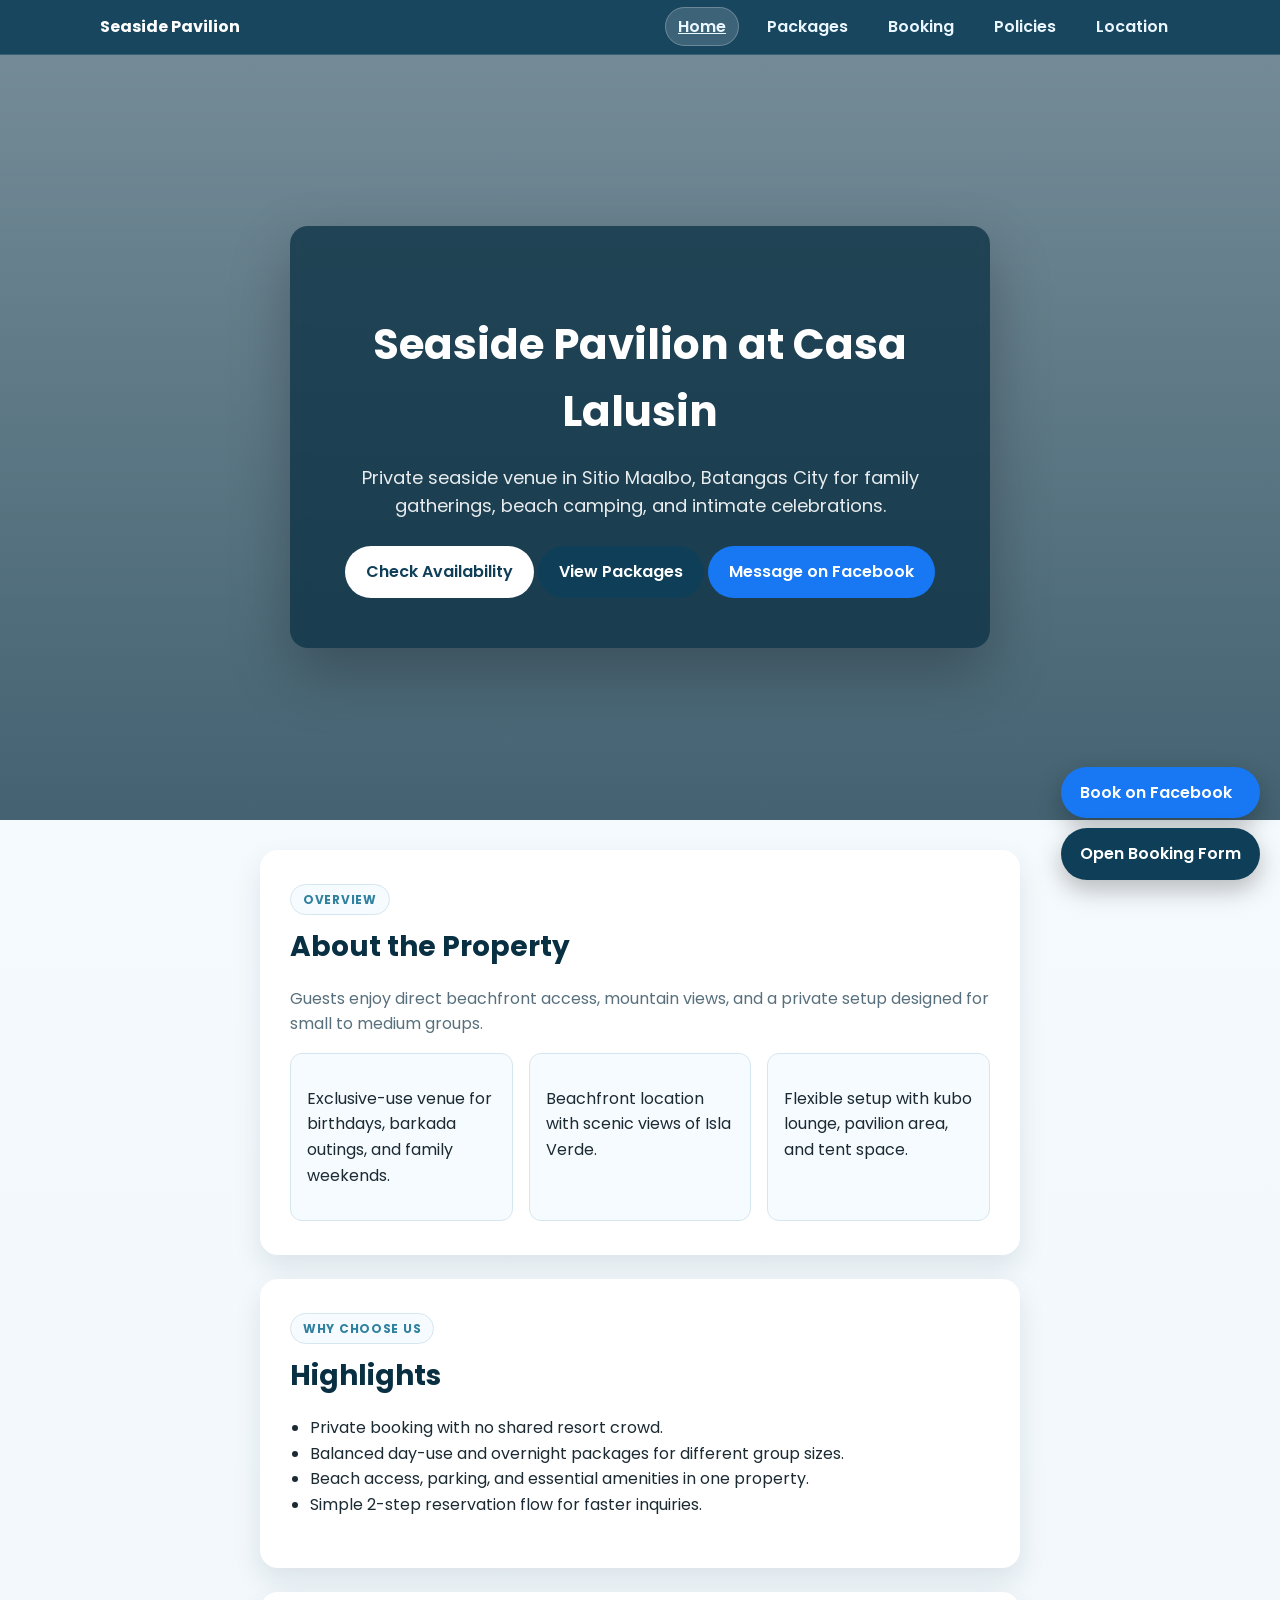
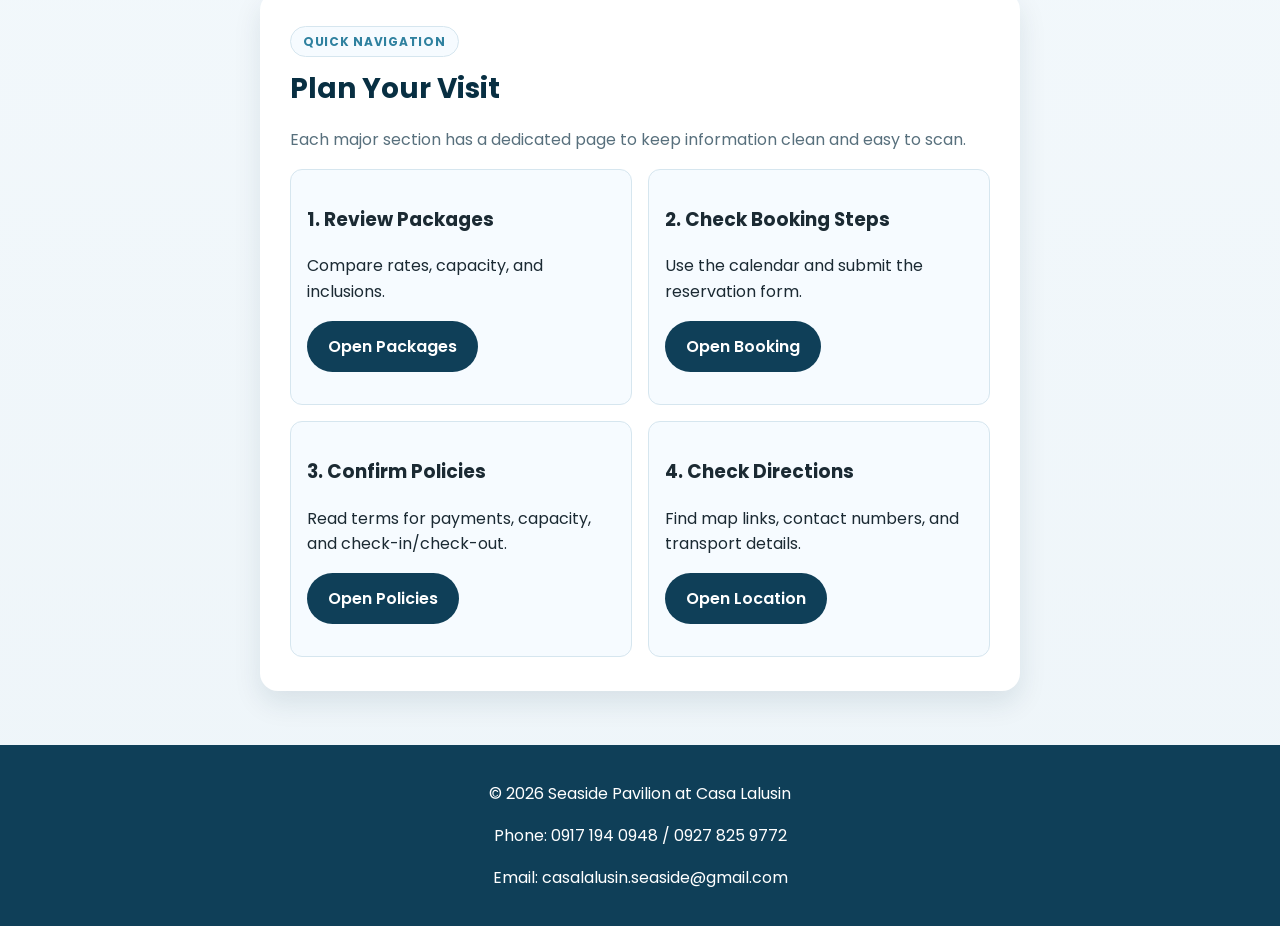
<file: Seaside-Pavillion-Site/index.html>
<!DOCTYPE html>
<html lang="en">

<head>
<meta charset="UTF-8">
<meta name="viewport" content="width=device-width, initial-scale=1.0">

<title>Seaside Pavilion at Casa Lalusin</title>

<link href="https://fonts.googleapis.com/css2?family=Poppins:wght@300;400;500;600;700&display=swap" rel="stylesheet">
<link rel="stylesheet" href="styles.css">

</head>

<body>

<div class="page-shell">

<header class="site-header">

<div class="header-wrap">

<a class="brand" href="index.html">Seaside Pavilion</a>

<nav class="site-nav" aria-label="Main navigation">

<a class="active" href="index.html">Home</a>
<a href="packages.html">Packages</a>
<a href="booking.html">Booking</a>
<a href="policies.html">Policies</a>
<a href="location.html">Location</a>

</nav>

</div>

</header>

<section class="hero">

<div class="hero-overlay"></div>

<div class="hero-inner">

<div class="hero-card">

<h1>Seaside Pavilion at Casa Lalusin</h1>

<p>
Private seaside venue in Sitio Maalbo, Batangas City for family gatherings,
beach camping, and intimate celebrations.
</p>

<div class="cta-row">

<a class="btn btn-primary" href="booking.html">Check Availability</a>

<a class="btn btn-brand" href="packages.html">View Packages</a>

<a href="https://www.facebook.com/profile.php?id=61583040510428"
class="btn btn-facebook">
Message on Facebook
</a>

</div>

</div>

</div>

</section>

<main>

<section class="section">

<div class="section-head">

<span class="kicker">Overview</span>

<h2>About the Property</h2>

<p class="lead">
Guests enjoy direct beachfront access, mountain views, and a private setup designed for small to medium groups.
</p>

</div>

<div class="grid-3">

<div class="card">
<p>Exclusive-use venue for birthdays, barkada outings, and family weekends.</p>
</div>

<div class="card">
<p>Beachfront location with scenic views of Isla Verde.</p>
</div>

<div class="card">
<p>Flexible setup with kubo lounge, pavilion area, and tent space.</p>
</div>

</div>

</section>

<section class="section">

<div class="section-head">

<span class="kicker">Why Choose Us</span>

<h2>Highlights</h2>

</div>

<ul class="list">

<li>Private booking with no shared resort crowd.</li>
<li>Balanced day-use and overnight packages for different group sizes.</li>
<li>Beach access, parking, and essential amenities in one property.</li>
<li>Simple 2-step reservation flow for faster inquiries.</li>

</ul>

</section>

<section class="section">

<div class="section-head">

<span class="kicker">Quick Navigation</span>

<h2>Plan Your Visit</h2>

<p class="lead">
Each major section has a dedicated page to keep information clean and easy to scan.
</p>

</div>

<div class="grid-2">

<div class="card">

<h3>1. Review Packages</h3>

<p>Compare rates, capacity, and inclusions.</p>

<p>
<a class="btn btn-brand" href="packages.html">Open Packages</a>
</p>

</div>

<div class="card">

<h3>2. Check Booking Steps</h3>

<p>Use the calendar and submit the reservation form.</p>

<p>
<a class="btn btn-brand" href="booking.html">Open Booking</a>
</p>

</div>

<div class="card">

<h3>3. Confirm Policies</h3>

<p>Read terms for payments, capacity, and check-in/check-out.</p>

<p>
<a class="btn btn-brand" href="policies.html">Open Policies</a>
</p>

</div>

<div class="card">

<h3>4. Check Directions</h3>

<p>Find map links, contact numbers, and transport details.</p>

<p>
<a class="btn btn-brand" href="location.html">Open Location</a>
</p>

</div>

</div>

</section>

</main>

<footer class="footer">

<p>© 2026 Seaside Pavilion at Casa Lalusin</p>

<p>Phone: 0917 194 0948 / 0927 825 9772</p>

<p>Email: casalalusin.seaside@gmail.com</p>

</footer>

<div class="floating-book">

<a href="https://www.facebook.com/profile.php?id=61583040510428"
target="_blank"
rel="noopener"
class="btn btn-facebook">

Book on Facebook

</a>

<a href="https://docs.google.com/forms/d/e/1FAIpQLScv2Xp66gRx_fCEi0EjZHH2wXCVzVGtuP7Lgr5WYTmZOZ04qw/viewform?usp=header"
target="_blank"
rel="noopener"
class="btn btn-brand">

Open Booking Form

</a>

</div>

</div>

</body>

</html>
</file>
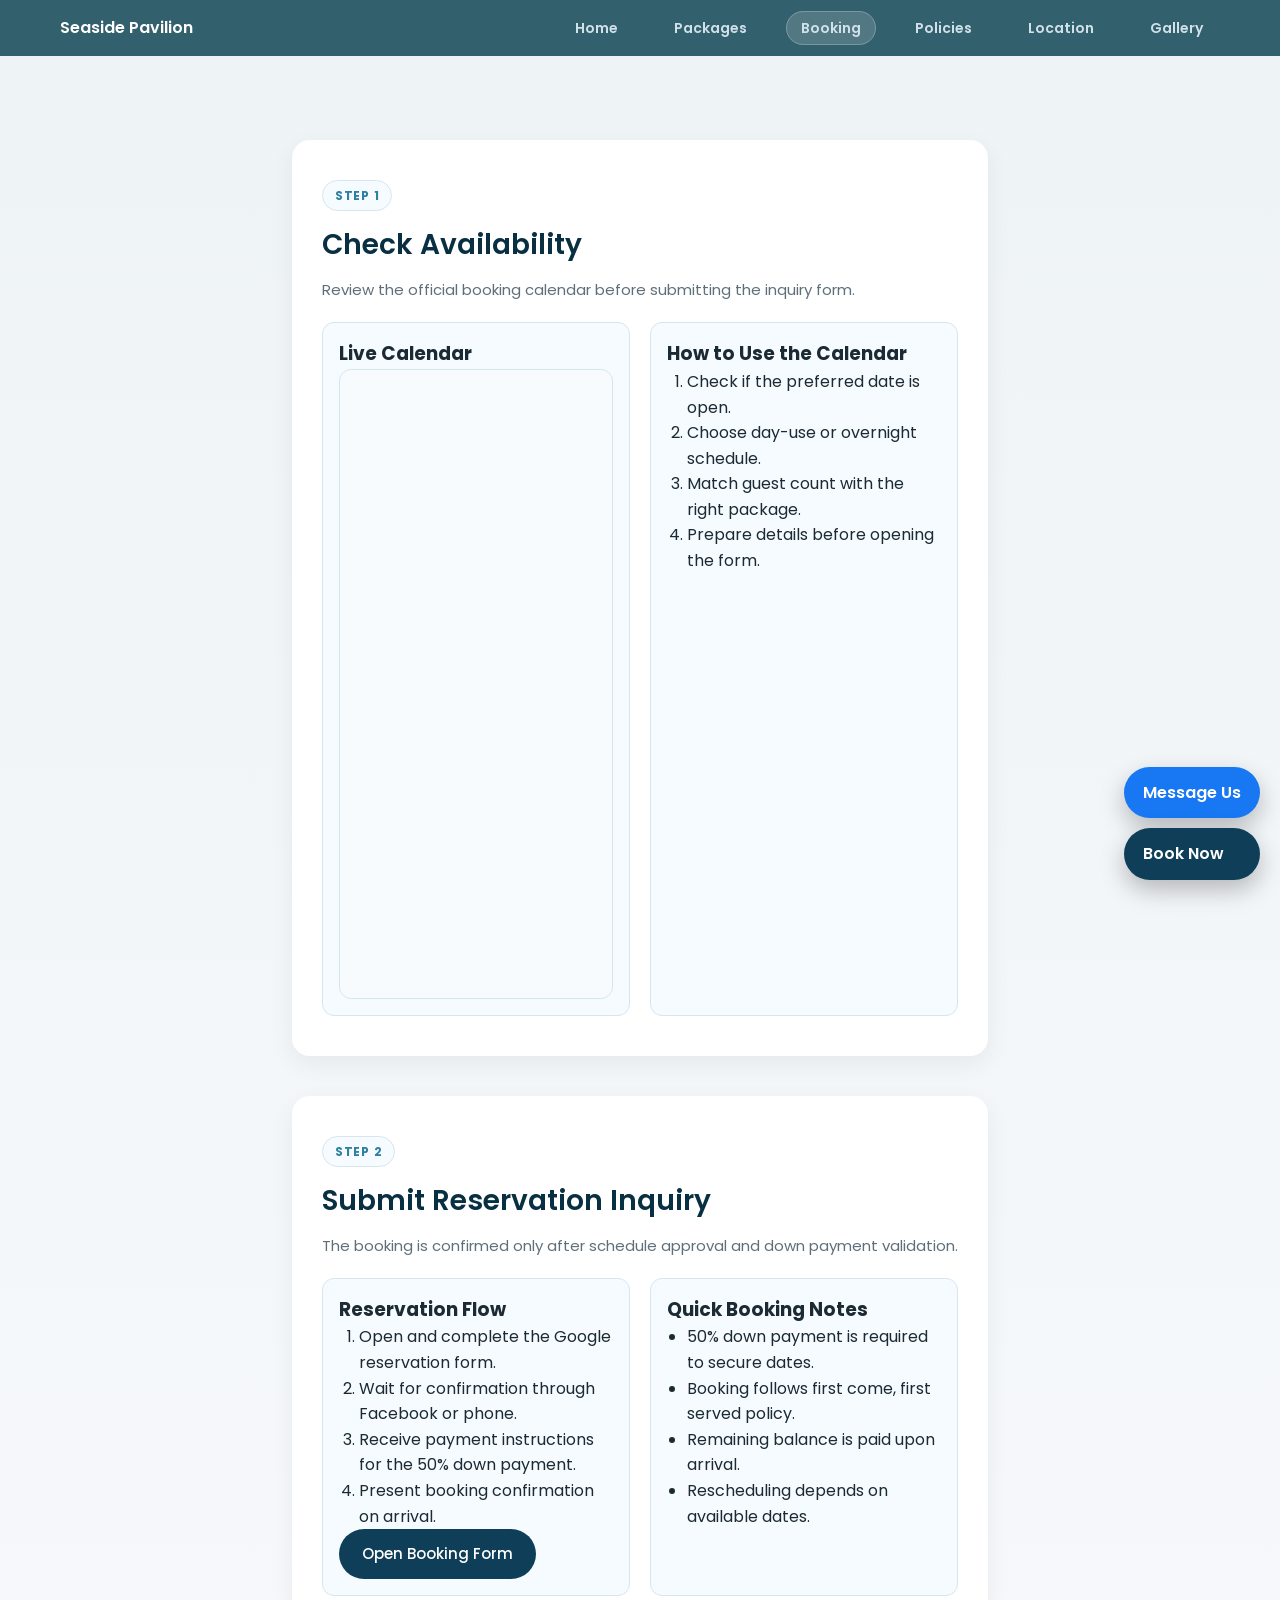
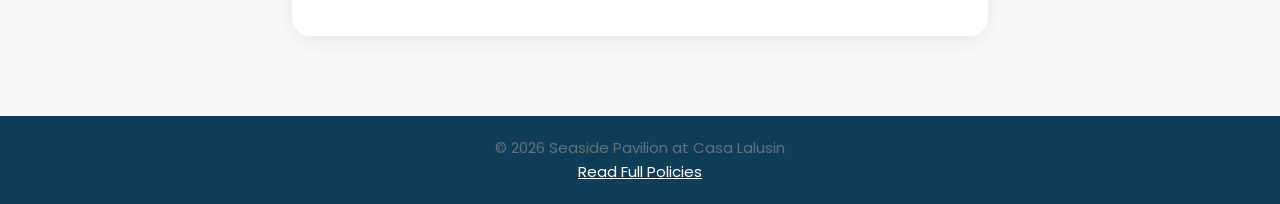
<file: booking.html>
<!DOCTYPE html>
<html lang="en">

<head>

<meta charset="UTF-8">
<meta name="viewport" content="width=device-width, initial-scale=1.0">

<title>Booking | Seaside Pavilion</title>

<link href="https://fonts.googleapis.com/css2?family=Poppins:wght@300;400;500;600;700&display=swap" rel="stylesheet">

<link rel="stylesheet" href="styles.css">

</head>

<body>

<div class="page-shell">

<header class="site-header">

<div class="header-wrap">

<a class="brand" href="index.html">Seaside Pavilion</a>

<nav class="site-nav" aria-label="Main navigation">

<a href="index.html">Home</a>
<a href="packages.html">Packages</a>
<a class="active" href="booking.html">Booking</a>
<a href="policies.html">Policies</a>
<a href="location.html">Location</a>
<a href="gallery.html">Gallery</a>

</nav>

</div>

</header>

<main>

<section class="section">

<div class="section-head">

<span class="kicker">Step 1</span>

<h2>Check Availability</h2>

<p class="lead">
Review the official booking calendar before submitting the inquiry form.
</p>

</div>

<div class="grid-2">

<div class="card">

<h3>Live Calendar</h3>

<div style="border:1px solid var(--line); border-radius:12px; overflow:hidden; background:#f7fbfe;">

<iframe
src="https://calendar.google.com/calendar/embed?src=d2551ff076711e02049c44b1967b37dbdf7ffe83ea5aac7dc98d8602c63dbdfc%40group.calendar.google.com&ctz=Asia%2FManila"
title="Booking calendar"
style="width:100%;min-height:620px;border:0;">

</iframe>

</div>

</div>

<div class="card">

<h3>How to Use the Calendar</h3>

<ol class="numbered">

<li>Check if the preferred date is open.</li>
<li>Choose day-use or overnight schedule.</li>
<li>Match guest count with the right package.</li>
<li>Prepare details before opening the form.</li>

</ol>

</div>

</div>

</section>

<section class="section">

<div class="section-head">

<span class="kicker">Step 2</span>

<h2>Submit Reservation Inquiry</h2>

<p class="lead">
The booking is confirmed only after schedule approval and down payment validation.
</p>

</div>

<div class="grid-2">

<div class="card">

<h3>Reservation Flow</h3>

<ol class="numbered">

<li>Open and complete the Google reservation form.</li>
<li>Wait for confirmation through Facebook or phone.</li>
<li>Receive payment instructions for the 50% down payment.</li>
<li>Present booking confirmation on arrival.</li>

</ol>

<p>

<a class="btn btn-brand"
target="_blank"
rel="noopener"
href="https://docs.google.com/forms/d/e/1FAIpQLScv2Xp66gRx_fCEi0EjZHH2wXCVzVGtuP7Lgr5WYTmZOZ04qw/viewform?usp=header">

Open Booking Form

</a>

</p>

</div>

<div class="card">

<h3>Quick Booking Notes</h3>

<ul class="list">

<li>50% down payment is required to secure dates.</li>
<li>Booking follows first come, first served policy.</li>
<li>Remaining balance is paid upon arrival.</li>
<li>Rescheduling depends on available dates.</li>

</ul>

</div>

</div>

</section>

</main>

<footer class="footer">

<p>© 2026 Seaside Pavilion at Casa Lalusin</p>

<p>

<a href="policies.html" style="color:#fff;">
Read Full Policies
</a>

</p>

</footer>

</div>

<div class="floating-book">

<a href="https://www.facebook.com/profile.php?id=61583040510428"
target="_blank"
class="btn btn-facebook">
Message Us
</a>

<a href="https://docs.google.com/forms/d/e/1FAIpQLScv2Xp66gRx_fCEi0EjZHH2wXCVzVGtuP7Lgr5WYTmZOZ04qw/viewform"
target="_blank"
class="btn btn-brand">
Book Now
</a>

</div>

</body>

</html>
</file>
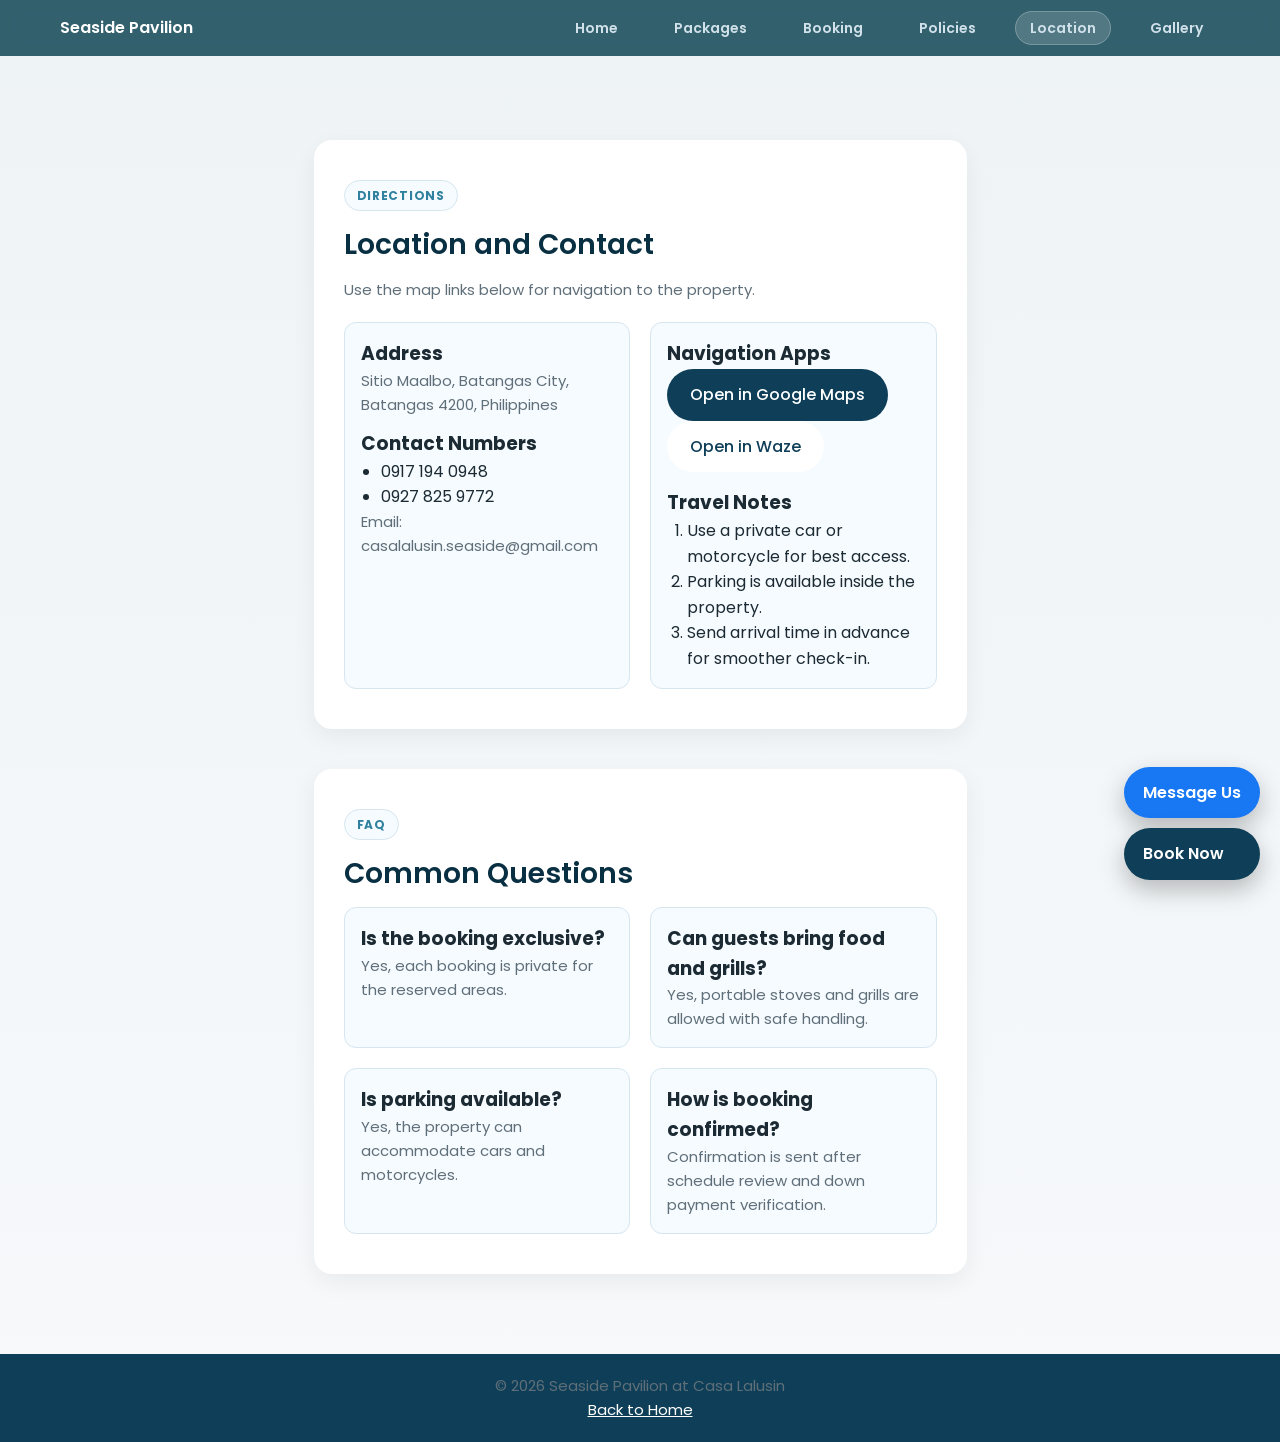
<file: location.html>
<!DOCTYPE html>
<html lang="en">

<head>
<meta charset="UTF-8">
<meta name="viewport" content="width=device-width, initial-scale=1.0">

<title>Location | Seaside Pavilion</title>

<link href="https://fonts.googleapis.com/css2?family=Poppins:wght@300;400;500;600;700&display=swap" rel="stylesheet">
<link rel="stylesheet" href="styles.css">

</head>

<body>

<div class="page-shell">

<header class="site-header">

<div class="header-wrap">

<a class="brand" href="index.html">Seaside Pavilion</a>

<nav class="site-nav" aria-label="Main navigation">

<a href="index.html">Home</a>
<a href="packages.html">Packages</a>
<a href="booking.html">Booking</a>
<a href="policies.html">Policies</a>
<a class="active" href="location.html">Location</a>
<a href="gallery.html">Gallery</a>

</nav>

</div>

</header>

<main>

<section class="section">

<div class="section-head">

<span class="kicker">Directions</span>

<h2>Location and Contact</h2>

<p class="lead">
Use the map links below for navigation to the property.
</p>

</div>

<div class="grid-2">

<div class="card">

<h3>Address</h3>

<p>
Sitio Maalbo, Batangas City, Batangas 4200, Philippines
</p>

<h3 style="margin-top:12px;">Contact Numbers</h3>

<ul class="list">
<li>0917 194 0948</li>
<li>0927 825 9772</li>
</ul>

<p>Email: casalalusin.seaside@gmail.com</p>

</div>

<div class="card">

<h3>Navigation Apps</h3>

<div class="cta-row" style="justify-content:flex-start;margin-top:0;">

<a href="https://www.google.com/maps/place/Casa+Lalusin/@13.6296887,121.1103053,21z/data=!4m6!3m5!1s0x33bd1d9960da123b:0x4b0af460ef125bc!8m2!3d13.62952!4d121.1102482!16s%2Fg%2F11n58l00_6?hl=en&entry=ttu"
target="_blank"
class="btn btn-brand">
Open in Google Maps
</a>

<a href="https://waze.com/ul/hwdqjecjv9"
target="_blank"
class="btn btn-primary">
Open in Waze
</a>

</div>

<h3 style="margin-top:16px;">Travel Notes</h3>

<ol class="numbered">
<li>Use a private car or motorcycle for best access.</li>
<li>Parking is available inside the property.</li>
<li>Send arrival time in advance for smoother check-in.</li>
</ol>

</div>

</div>

</section>

<section class="section">

<div class="section-head">

<span class="kicker">FAQ</span>

<h2>Common Questions</h2>

</div>

<div class="grid-2">

<div class="card">
<h3>Is the booking exclusive?</h3>
<p>Yes, each booking is private for the reserved areas.</p>
</div>

<div class="card">
<h3>Can guests bring food and grills?</h3>
<p>Yes, portable stoves and grills are allowed with safe handling.</p>
</div>

<div class="card">
<h3>Is parking available?</h3>
<p>Yes, the property can accommodate cars and motorcycles.</p>
</div>

<div class="card">
<h3>How is booking confirmed?</h3>
<p>Confirmation is sent after schedule review and down payment verification.</p>
</div>

</div>

</section>

</main>

<footer class="footer">

<p>© 2026 Seaside Pavilion at Casa Lalusin</p>

<p>
<a href="index.html" style="color:#fff;">
Back to Home
</a>
</p>

</footer>

</div>

<div class="floating-book">

<a href="https://www.facebook.com/profile.php?id=61583040510428"
target="_blank"
class="btn btn-facebook">
Message Us
</a>

<a href="https://docs.google.com/forms/d/e/1FAIpQLScv2Xp66gRx_fCEi0EjZHH2wXCVzVGtuP7Lgr5WYTmZOZ04qw/viewform"
target="_blank"
class="btn btn-brand">
Book Now
</a>

</div>

</body>

</html>
</file>
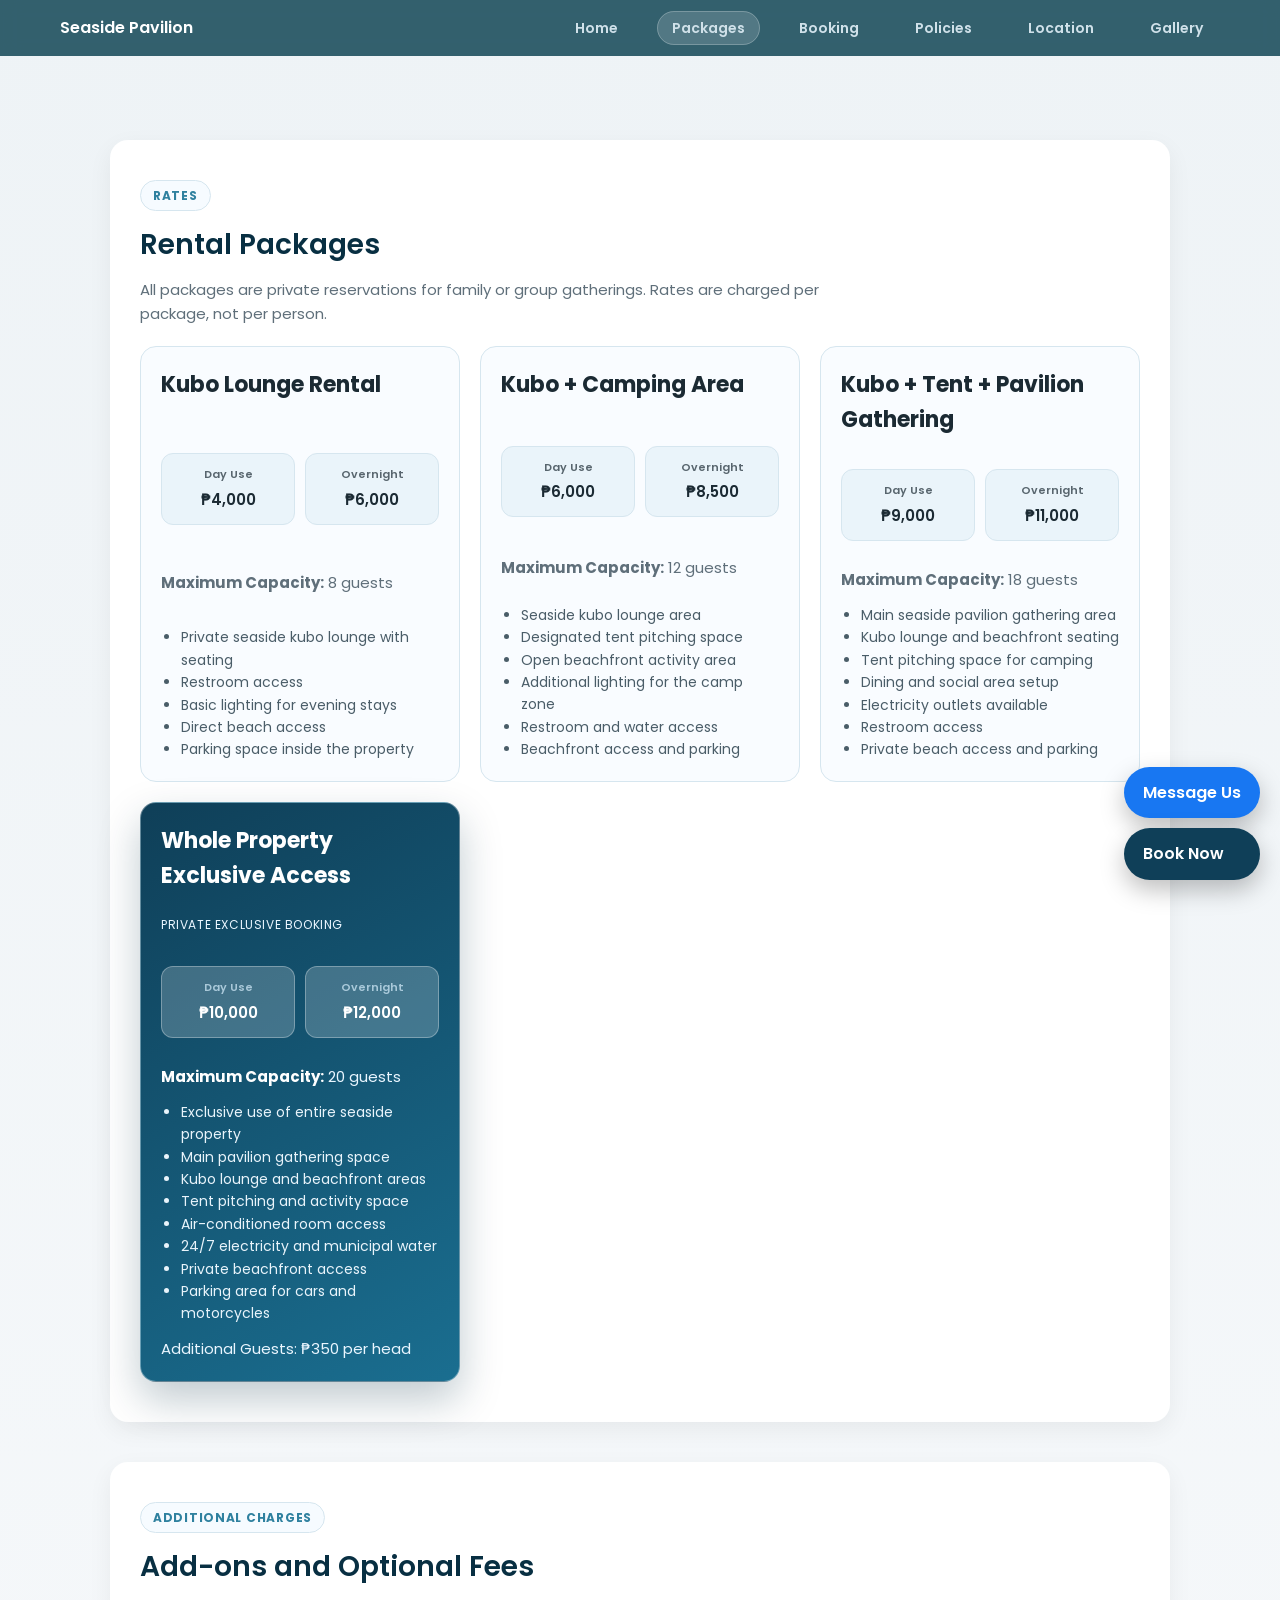
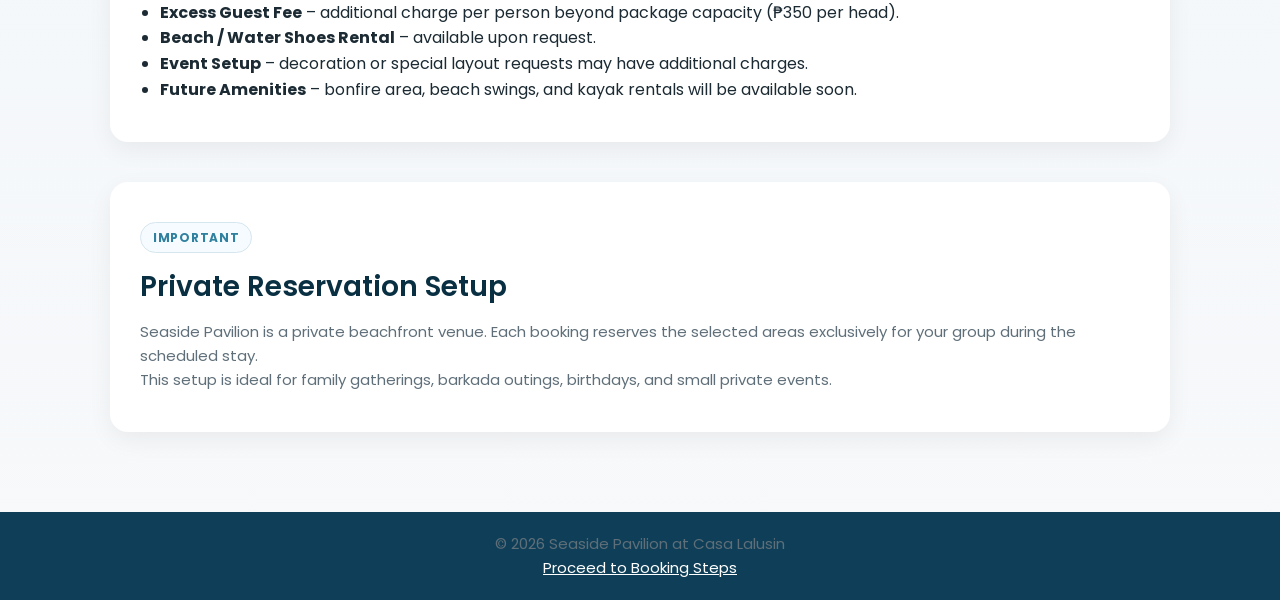
<file: packages.html>
<!DOCTYPE html>
<html lang="en">

<head>

<meta charset="UTF-8">
<meta name="viewport" content="width=device-width, initial-scale=1.0">

<title>Packages | Seaside Pavilion</title>

<link href="https://fonts.googleapis.com/css2?family=Poppins:wght@300;400;500;600;700&display=swap" rel="stylesheet">
<link rel="stylesheet" href="styles.css">

</head>

<body>

<div class="page-shell">

<header class="site-header">

<div class="header-wrap">

<a class="brand" href="index.html">Seaside Pavilion</a>

<nav class="site-nav" aria-label="Main navigation">

<a href="index.html">Home</a>
<a class="active" href="packages.html">Packages</a>
<a href="booking.html">Booking</a>
<a href="policies.html">Policies</a>
<a href="location.html">Location</a>
<a href="gallery.html">Gallery</a>

</nav>

</div>

</header>

<main>

<section class="section">

<div class="section-head">

<span class="kicker">Rates</span>
<h2>Rental Packages</h2>

<p class="lead">
All packages are private reservations for family or group gatherings.  
Rates are charged per package, not per person.
</p>

</div>

<div class="package-grid">

<!-- KUBO ONLY -->

<article class="package-card">

<h3>Kubo Lounge Rental</h3>

<div class="price-row">
<div class="price-chip"><small>Day Use</small>₱4,000</div>
<div class="price-chip"><small>Overnight</small>₱6,000</div>
</div>

<p><strong>Maximum Capacity:</strong> 8 guests</p>

<ul class="list">
<li>Private seaside kubo lounge with seating</li>
<li>Restroom access</li>
<li>Basic lighting for evening stays</li>
<li>Direct beach access</li>
<li>Parking space inside the property</li>
</ul>

</article>

<!-- KUBO + TENT -->

<article class="package-card">

<h3>Kubo + Camping Area</h3>

<div class="price-row">
<div class="price-chip"><small>Day Use</small>₱6,000</div>
<div class="price-chip"><small>Overnight</small>₱8,500</div>
</div>

<p><strong>Maximum Capacity:</strong> 12 guests</p>

<ul class="list">
<li>Seaside kubo lounge area</li>
<li>Designated tent pitching space</li>
<li>Open beachfront activity area</li>
<li>Additional lighting for the camp zone</li>
<li>Restroom and water access</li>
<li>Beachfront access and parking</li>
</ul>

</article>

<!-- KUBO + TENT + PAVILION -->

<article class="package-card">

<h3>Kubo + Tent + Pavilion Gathering</h3>

<div class="price-row">
<div class="price-chip"><small>Day Use</small>₱9,000</div>
<div class="price-chip"><small>Overnight</small>₱11,000</div>
</div>

<p><strong>Maximum Capacity:</strong> 18 guests</p>

<ul class="list">
<li>Main seaside pavilion gathering area</li>
<li>Kubo lounge and beachfront seating</li>
<li>Tent pitching space for camping</li>
<li>Dining and social area setup</li>
<li>Electricity outlets available</li>
<li>Restroom access</li>
<li>Private beach access and parking</li>
</ul>

</article>

<article class="package-card featured">

<h3>Whole Property Exclusive Access</h3>

<p class="exclusive-label">Private Exclusive Booking</p>

<div class="price-row">
  <div class="price-chip"><small>Day Use</small>₱10,000</div>
  <div class="price-chip"><small>Overnight</small>₱12,000</div>
</div>

<p><strong>Maximum Capacity:</strong> 20 guests</p>

<ul class="list">
  <li>Exclusive use of entire seaside property</li>
  <li>Main pavilion gathering space</li>
  <li>Kubo lounge and beachfront areas</li>
  <li>Tent pitching and activity space</li>
  <li>Air-conditioned room access</li>
  <li>24/7 electricity and municipal water</li>
  <li>Private beachfront access</li>
  <li>Parking area for cars and motorcycles</li>
</ul>

<p class="additional">Additional Guests: ₱350 per head</p>

</article>

</div>

</section>

<section class="section">

<div class="section-head">

<span class="kicker">Additional Charges</span>
<h2>Add-ons and Optional Fees</h2>

</div>

<ul class="list">

<li><strong>Excess Guest Fee</strong> – additional charge per person beyond package capacity (₱350 per head).</li>

<li><strong>Beach / Water Shoes Rental</strong> – available upon request.</li>

<li><strong>Event Setup</strong> – decoration or special layout requests may have additional charges.</li>

<li><strong>Future Amenities</strong> – bonfire area, beach swings, and kayak rentals will be available soon.</li>

</ul>

</section>

<section class="section">

<div class="section-head">

<span class="kicker">Important</span>
<h2>Private Reservation Setup</h2>

</div>

<p>
Seaside Pavilion is a private beachfront venue. Each booking reserves the selected areas exclusively for your group during the scheduled stay.
</p>

<p>
This setup is ideal for family gatherings, barkada outings, birthdays, and small private events.
</p>

</section>

</main>

<footer class="footer">

<p>© 2026 Seaside Pavilion at Casa Lalusin</p>

<p>
<a href="booking.html" style="color:#fff;">Proceed to Booking Steps</a>
</p>

</footer>

</div>

<div class="floating-book">

<a href="https://www.facebook.com/profile.php?id=61583040510428"
target="_blank"
class="btn btn-facebook">
Message Us
</a>

<a href="https://docs.google.com/forms/d/e/1FAIpQLScv2Xp66gRx_fCEi0EjZHH2wXCVzVGtuP7Lgr5WYTmZOZ04qw/viewform"
target="_blank"
class="btn btn-brand">
Book Now
</a>

</div>

</body>

</html>
</file>
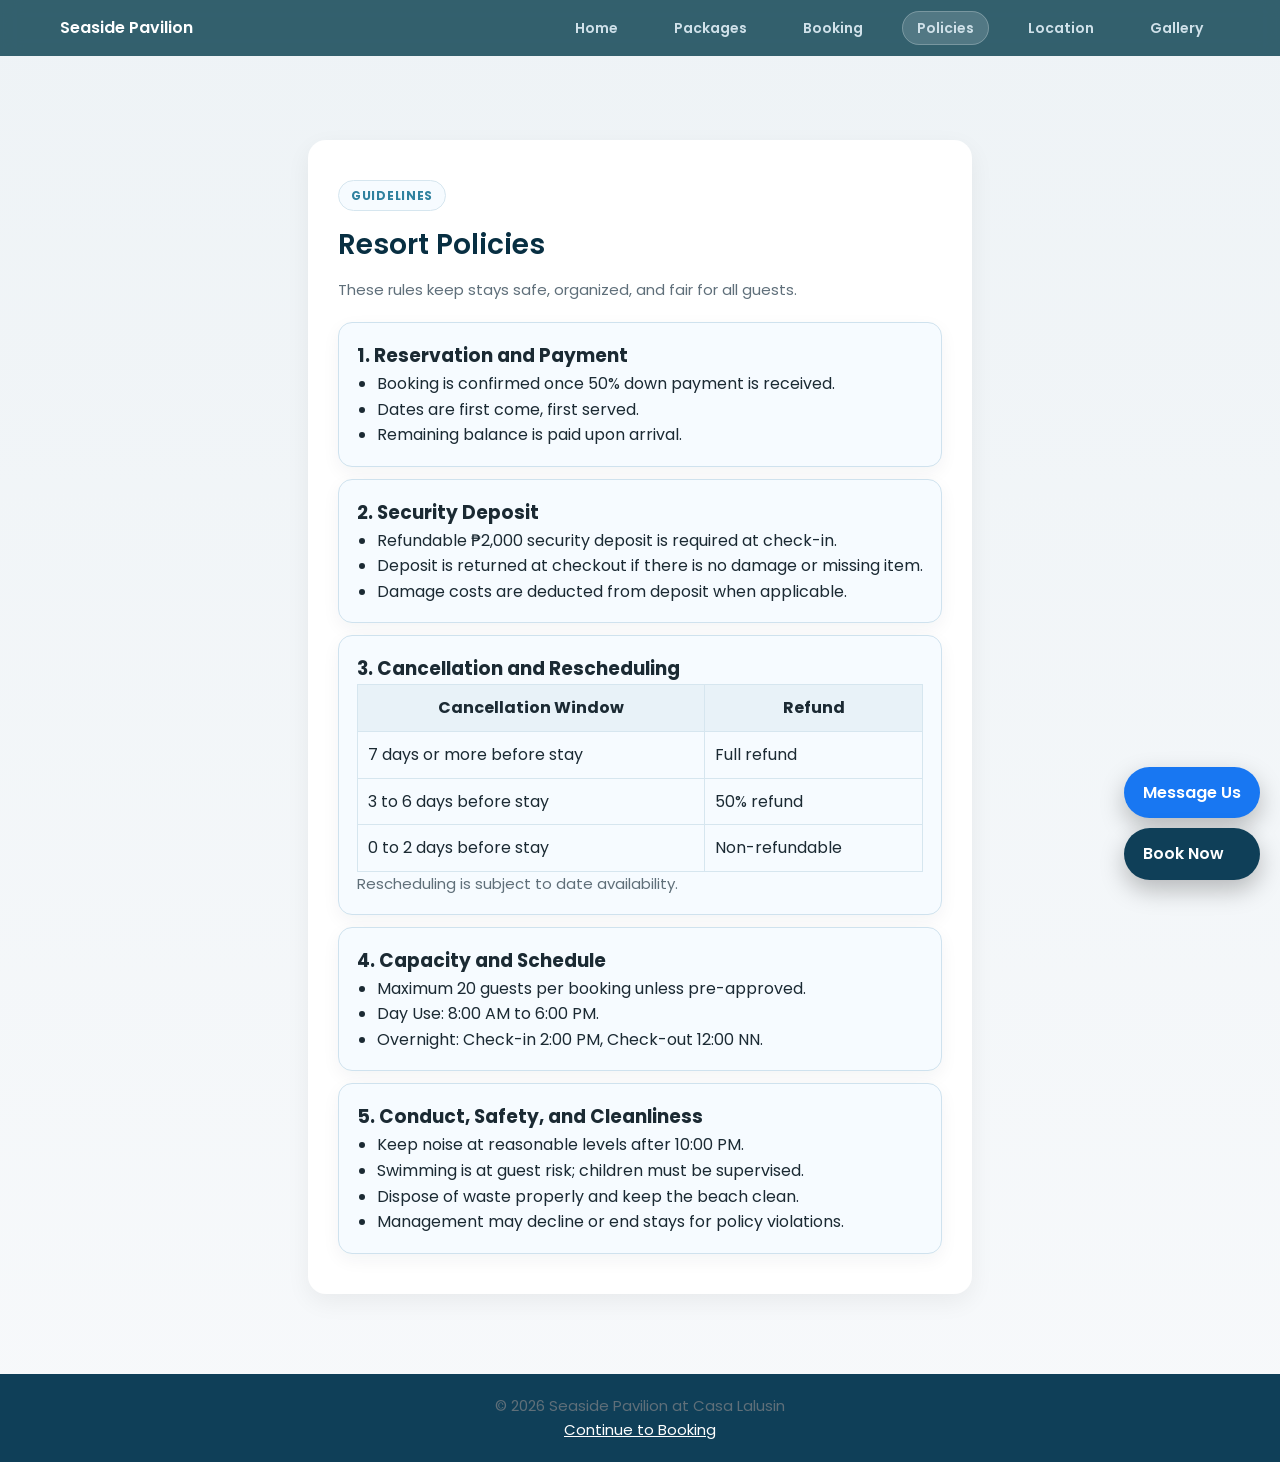
<file: policies.html>
<!DOCTYPE html>
<html lang="en">

<head>

<meta charset="UTF-8">
<meta name="viewport" content="width=device-width, initial-scale=1.0">

<title>Policies | Seaside Pavilion</title>

<link href="https://fonts.googleapis.com/css2?family=Poppins:wght@300;400;500;600;700&display=swap" rel="stylesheet">

<link rel="stylesheet" href="styles.css">

</head>

<body>

<div class="page-shell">

<header class="site-header">

<div class="header-wrap">

<a class="brand" href="index.html">Seaside Pavilion</a>

<nav class="site-nav" aria-label="Main navigation">

<a href="index.html">Home</a>
<a href="packages.html">Packages</a>
<a href="booking.html">Booking</a>
<a class="active" href="policies.html">Policies</a>
<a href="location.html">Location</a>
<a href="gallery.html">Gallery</a>

</nav>

</div>

</header>

<main>

<section class="section">

<div class="section-head">

<span class="kicker">Guidelines</span>

<h2>Resort Policies</h2>

<p class="lead">
These rules keep stays safe, organized, and fair for all guests.
</p>

</div>

<div class="policy-list">

<article class="policy-item">

<h3>1. Reservation and Payment</h3>

<ul class="list">

<li>Booking is confirmed once 50% down payment is received.</li>
<li>Dates are first come, first served.</li>
<li>Remaining balance is paid upon arrival.</li>

</ul>

</article>

<article class="policy-item">

<h3>2. Security Deposit</h3>

<ul class="list">

<li>Refundable ₱2,000 security deposit is required at check-in.</li>
<li>Deposit is returned at checkout if there is no damage or missing item.</li>
<li>Damage costs are deducted from deposit when applicable.</li>

</ul>

</article>

<article class="policy-item">

<h3>3. Cancellation and Rescheduling</h3>

<div class="table-wrap">

<table>

<thead>

<tr>
<th>Cancellation Window</th>
<th>Refund</th>
</tr>

</thead>

<tbody>

<tr>
<td>7 days or more before stay</td>
<td>Full refund</td>
</tr>

<tr>
<td>3 to 6 days before stay</td>
<td>50% refund</td>
</tr>

<tr>
<td>0 to 2 days before stay</td>
<td>Non-refundable</td>
</tr>

</tbody>

</table>

</div>

<p>Rescheduling is subject to date availability.</p>

</article>

<article class="policy-item">

<h3>4. Capacity and Schedule</h3>

<ul class="list">

<li>Maximum 20 guests per booking unless pre-approved.</li>
<li>Day Use: 8:00 AM to 6:00 PM.</li>
<li>Overnight: Check-in 2:00 PM, Check-out 12:00 NN.</li>

</ul>

</article>

<article class="policy-item">

<h3>5. Conduct, Safety, and Cleanliness</h3>

<ul class="list">

<li>Keep noise at reasonable levels after 10:00 PM.</li>
<li>Swimming is at guest risk; children must be supervised.</li>
<li>Dispose of waste properly and keep the beach clean.</li>
<li>Management may decline or end stays for policy violations.</li>

</ul>

</article>

</div>

</section>

</main>

<footer class="footer">

<p>© 2026 Seaside Pavilion at Casa Lalusin</p>

<p>

<a href="booking.html" style="color:#fff;">
Continue to Booking
</a>

</p>

</footer>

</div>

<div class="floating-book">

<a href="https://www.facebook.com/profile.php?id=61583040510428"
target="_blank"
class="btn btn-facebook">
Message Us
</a>

<a href="https://docs.google.com/forms/d/e/1FAIpQLScv2Xp66gRx_fCEi0EjZHH2wXCVzVGtuP7Lgr5WYTmZOZ04qw/viewform"
target="_blank"
class="btn btn-brand">
Book Now
</a>

</div>

</body>

</html>
</file>
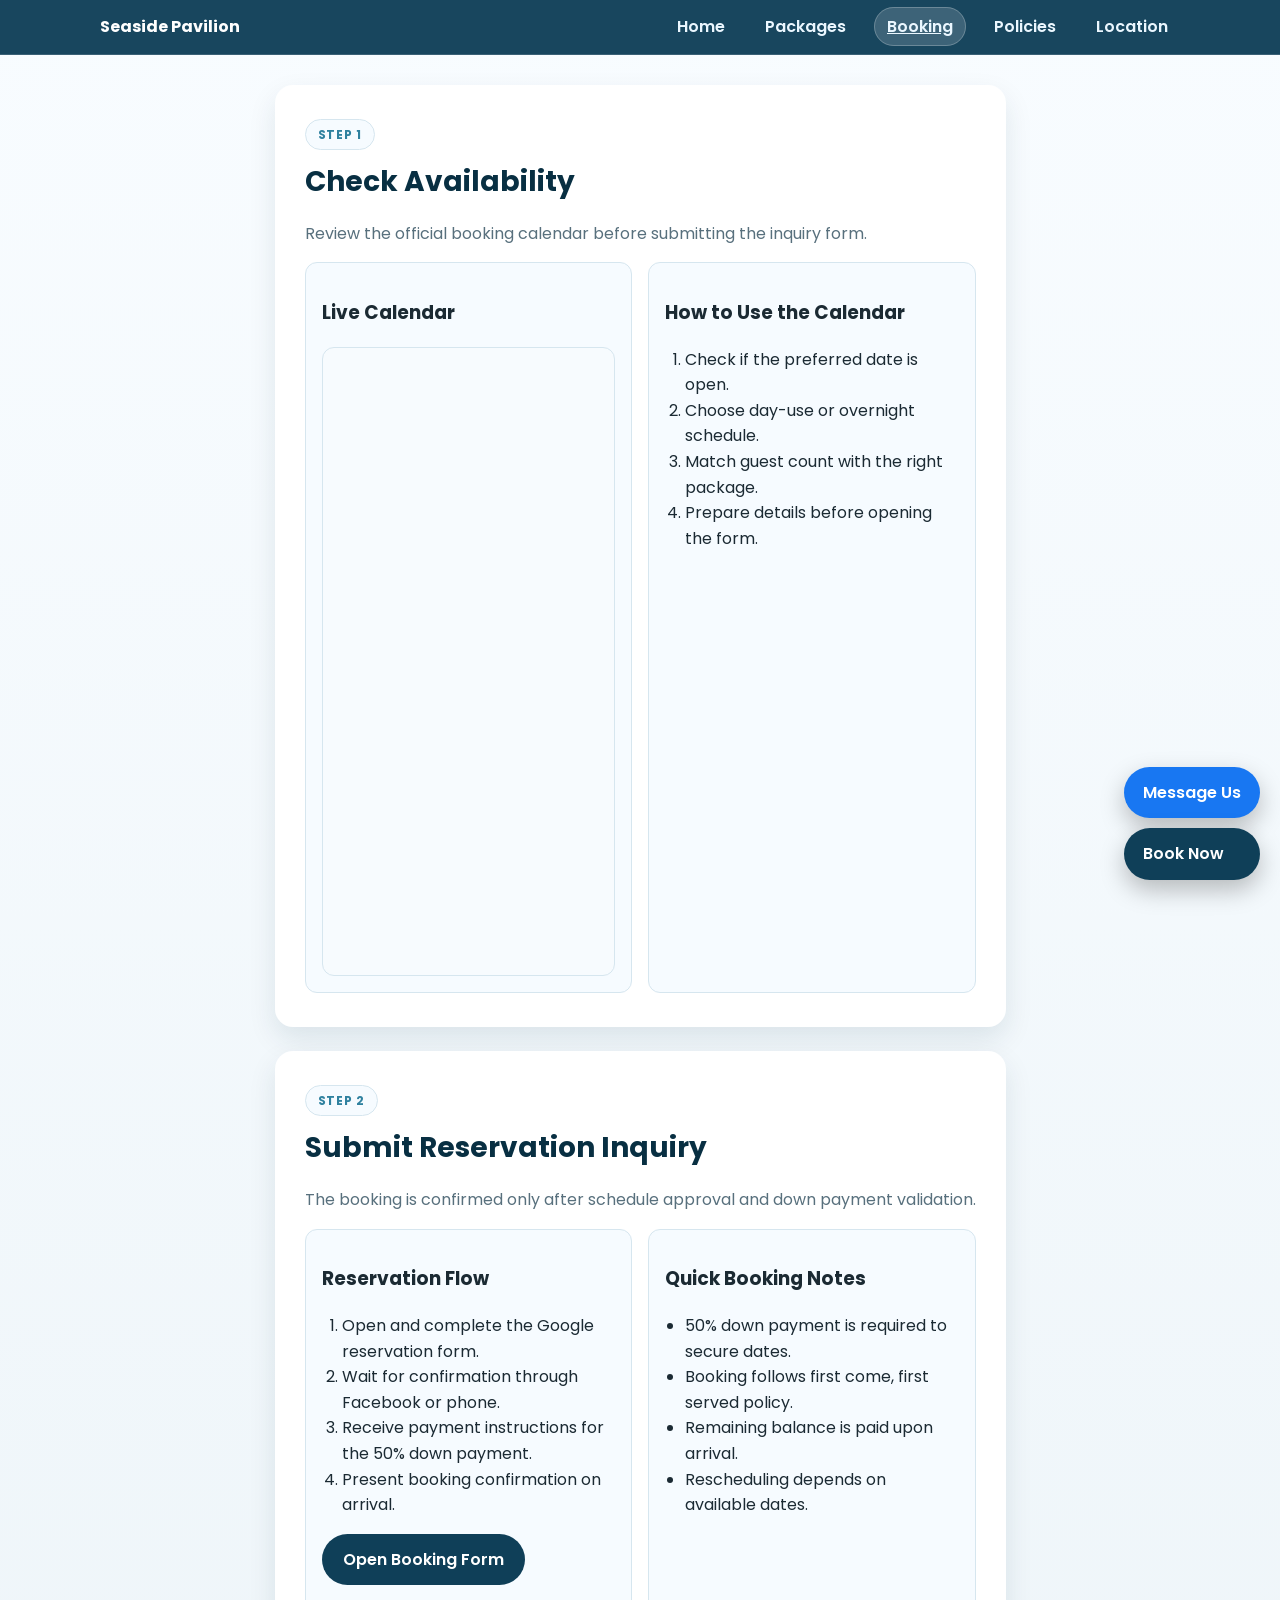
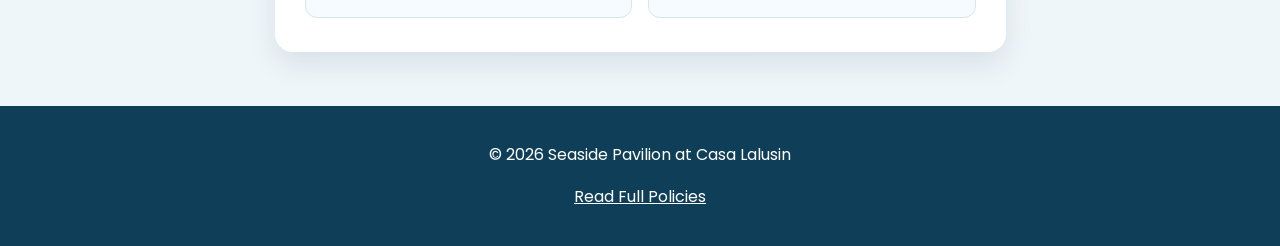
<file: Seaside-Pavillion-Site/booking.html>
<!DOCTYPE html>
<html lang="en">

<head>

<meta charset="UTF-8">
<meta name="viewport" content="width=device-width, initial-scale=1.0">

<title>Booking | Seaside Pavilion</title>

<link href="https://fonts.googleapis.com/css2?family=Poppins:wght@300;400;500;600;700&display=swap" rel="stylesheet">

<link rel="stylesheet" href="styles.css">

</head>

<body>

<div class="page-shell">

<header class="site-header">

<div class="header-wrap">

<a class="brand" href="index.html">Seaside Pavilion</a>

<nav class="site-nav" aria-label="Main navigation">

<a href="index.html">Home</a>
<a href="packages.html">Packages</a>
<a class="active" href="booking.html">Booking</a>
<a href="policies.html">Policies</a>
<a href="location.html">Location</a>

</nav>

</div>

</header>

<main>

<section class="section">

<div class="section-head">

<span class="kicker">Step 1</span>

<h2>Check Availability</h2>

<p class="lead">
Review the official booking calendar before submitting the inquiry form.
</p>

</div>

<div class="grid-2">

<div class="card">

<h3>Live Calendar</h3>

<div style="border:1px solid var(--line); border-radius:12px; overflow:hidden; background:#f7fbfe;">

<iframe
src="https://calendar.google.com/calendar/embed?src=d2551ff076711e02049c44b1967b37dbdf7ffe83ea5aac7dc98d8602c63dbdfc%40group.calendar.google.com&ctz=Asia%2FManila"
title="Booking calendar"
style="width:100%;min-height:620px;border:0;">

</iframe>

</div>

</div>

<div class="card">

<h3>How to Use the Calendar</h3>

<ol class="numbered">

<li>Check if the preferred date is open.</li>
<li>Choose day-use or overnight schedule.</li>
<li>Match guest count with the right package.</li>
<li>Prepare details before opening the form.</li>

</ol>

</div>

</div>

</section>

<section class="section">

<div class="section-head">

<span class="kicker">Step 2</span>

<h2>Submit Reservation Inquiry</h2>

<p class="lead">
The booking is confirmed only after schedule approval and down payment validation.
</p>

</div>

<div class="grid-2">

<div class="card">

<h3>Reservation Flow</h3>

<ol class="numbered">

<li>Open and complete the Google reservation form.</li>
<li>Wait for confirmation through Facebook or phone.</li>
<li>Receive payment instructions for the 50% down payment.</li>
<li>Present booking confirmation on arrival.</li>

</ol>

<p>

<a class="btn btn-brand"
target="_blank"
rel="noopener"
href="https://docs.google.com/forms/d/e/1FAIpQLScv2Xp66gRx_fCEi0EjZHH2wXCVzVGtuP7Lgr5WYTmZOZ04qw/viewform?usp=header">

Open Booking Form

</a>

</p>

</div>

<div class="card">

<h3>Quick Booking Notes</h3>

<ul class="list">

<li>50% down payment is required to secure dates.</li>
<li>Booking follows first come, first served policy.</li>
<li>Remaining balance is paid upon arrival.</li>
<li>Rescheduling depends on available dates.</li>

</ul>

</div>

</div>

</section>

</main>

<footer class="footer">

<p>© 2026 Seaside Pavilion at Casa Lalusin</p>

<p>

<a href="policies.html" style="color:#fff;">
Read Full Policies
</a>

</p>

</footer>

</div>

<div class="floating-book">

<a href="https://www.facebook.com/profile.php?id=61583040510428"
target="_blank"
class="btn btn-facebook">
Message Us
</a>

<a href="https://docs.google.com/forms/d/e/1FAIpQLScv2Xp66gRx_fCEi0EjZHH2wXCVzVGtuP7Lgr5WYTmZOZ04qw/viewform"
target="_blank"
class="btn btn-brand">
Book Now
</a>

</div>

</body>

</html>
</file>
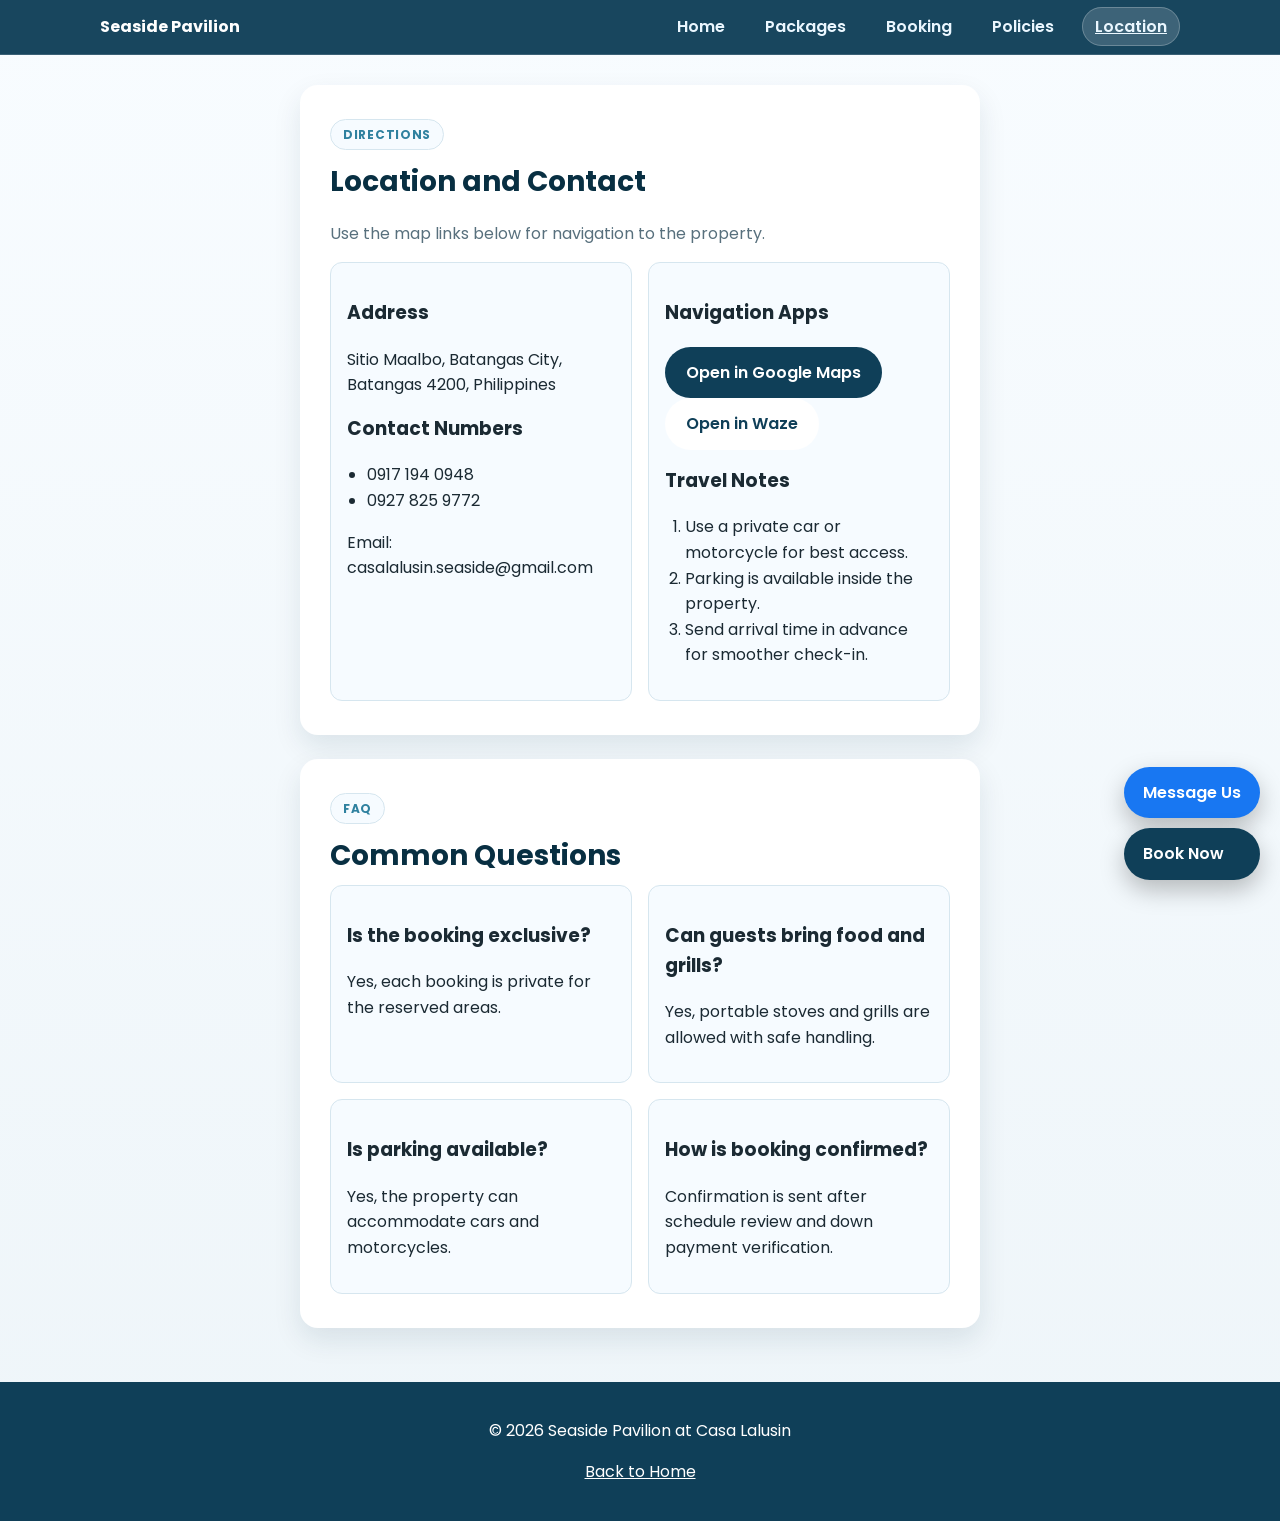
<file: Seaside-Pavillion-Site/location.html>
<!DOCTYPE html>
<html lang="en">

<head>
<meta charset="UTF-8">
<meta name="viewport" content="width=device-width, initial-scale=1.0">

<title>Location | Seaside Pavilion</title>

<link href="https://fonts.googleapis.com/css2?family=Poppins:wght@300;400;500;600;700&display=swap" rel="stylesheet">
<link rel="stylesheet" href="styles.css">

</head>

<body>

<div class="page-shell">

<header class="site-header">

<div class="header-wrap">

<a class="brand" href="index.html">Seaside Pavilion</a>

<nav class="site-nav" aria-label="Main navigation">

<a href="index.html">Home</a>
<a href="packages.html">Packages</a>
<a href="booking.html">Booking</a>
<a href="policies.html">Policies</a>
<a class="active" href="location.html">Location</a>

</nav>

</div>

</header>

<main>

<section class="section">

<div class="section-head">

<span class="kicker">Directions</span>

<h2>Location and Contact</h2>

<p class="lead">
Use the map links below for navigation to the property.
</p>

</div>

<div class="grid-2">

<div class="card">

<h3>Address</h3>

<p>
Sitio Maalbo, Batangas City, Batangas 4200, Philippines
</p>

<h3 style="margin-top:12px;">Contact Numbers</h3>

<ul class="list">
<li>0917 194 0948</li>
<li>0927 825 9772</li>
</ul>

<p>Email: casalalusin.seaside@gmail.com</p>

</div>

<div class="card">

<h3>Navigation Apps</h3>

<div class="cta-row" style="justify-content:flex-start;margin-top:0;">

<a href="https://www.google.com/maps/place/Casa+Lalusin/@13.6296887,121.1103053,21z/data=!4m6!3m5!1s0x33bd1d9960da123b:0x4b0af460ef125bc!8m2!3d13.62952!4d121.1102482!16s%2Fg%2F11n58l00_6?hl=en&entry=ttu"
target="_blank"
class="btn btn-brand">
Open in Google Maps
</a>

<a href="https://waze.com/ul/hwdqjecjv9"
target="_blank"
class="btn btn-primary">
Open in Waze
</a>

</div>

<h3 style="margin-top:16px;">Travel Notes</h3>

<ol class="numbered">
<li>Use a private car or motorcycle for best access.</li>
<li>Parking is available inside the property.</li>
<li>Send arrival time in advance for smoother check-in.</li>
</ol>

</div>

</div>

</section>

<section class="section">

<div class="section-head">

<span class="kicker">FAQ</span>

<h2>Common Questions</h2>

</div>

<div class="grid-2">

<div class="card">
<h3>Is the booking exclusive?</h3>
<p>Yes, each booking is private for the reserved areas.</p>
</div>

<div class="card">
<h3>Can guests bring food and grills?</h3>
<p>Yes, portable stoves and grills are allowed with safe handling.</p>
</div>

<div class="card">
<h3>Is parking available?</h3>
<p>Yes, the property can accommodate cars and motorcycles.</p>
</div>

<div class="card">
<h3>How is booking confirmed?</h3>
<p>Confirmation is sent after schedule review and down payment verification.</p>
</div>

</div>

</section>

</main>

<footer class="footer">

<p>© 2026 Seaside Pavilion at Casa Lalusin</p>

<p>
<a href="index.html" style="color:#fff;">
Back to Home
</a>
</p>

</footer>

</div>

<div class="floating-book">

<a href="https://www.facebook.com/profile.php?id=61583040510428"
target="_blank"
class="btn btn-facebook">
Message Us
</a>

<a href="https://docs.google.com/forms/d/e/1FAIpQLScv2Xp66gRx_fCEi0EjZHH2wXCVzVGtuP7Lgr5WYTmZOZ04qw/viewform"
target="_blank"
class="btn btn-brand">
Book Now
</a>

</div>

</body>

</html>
</file>
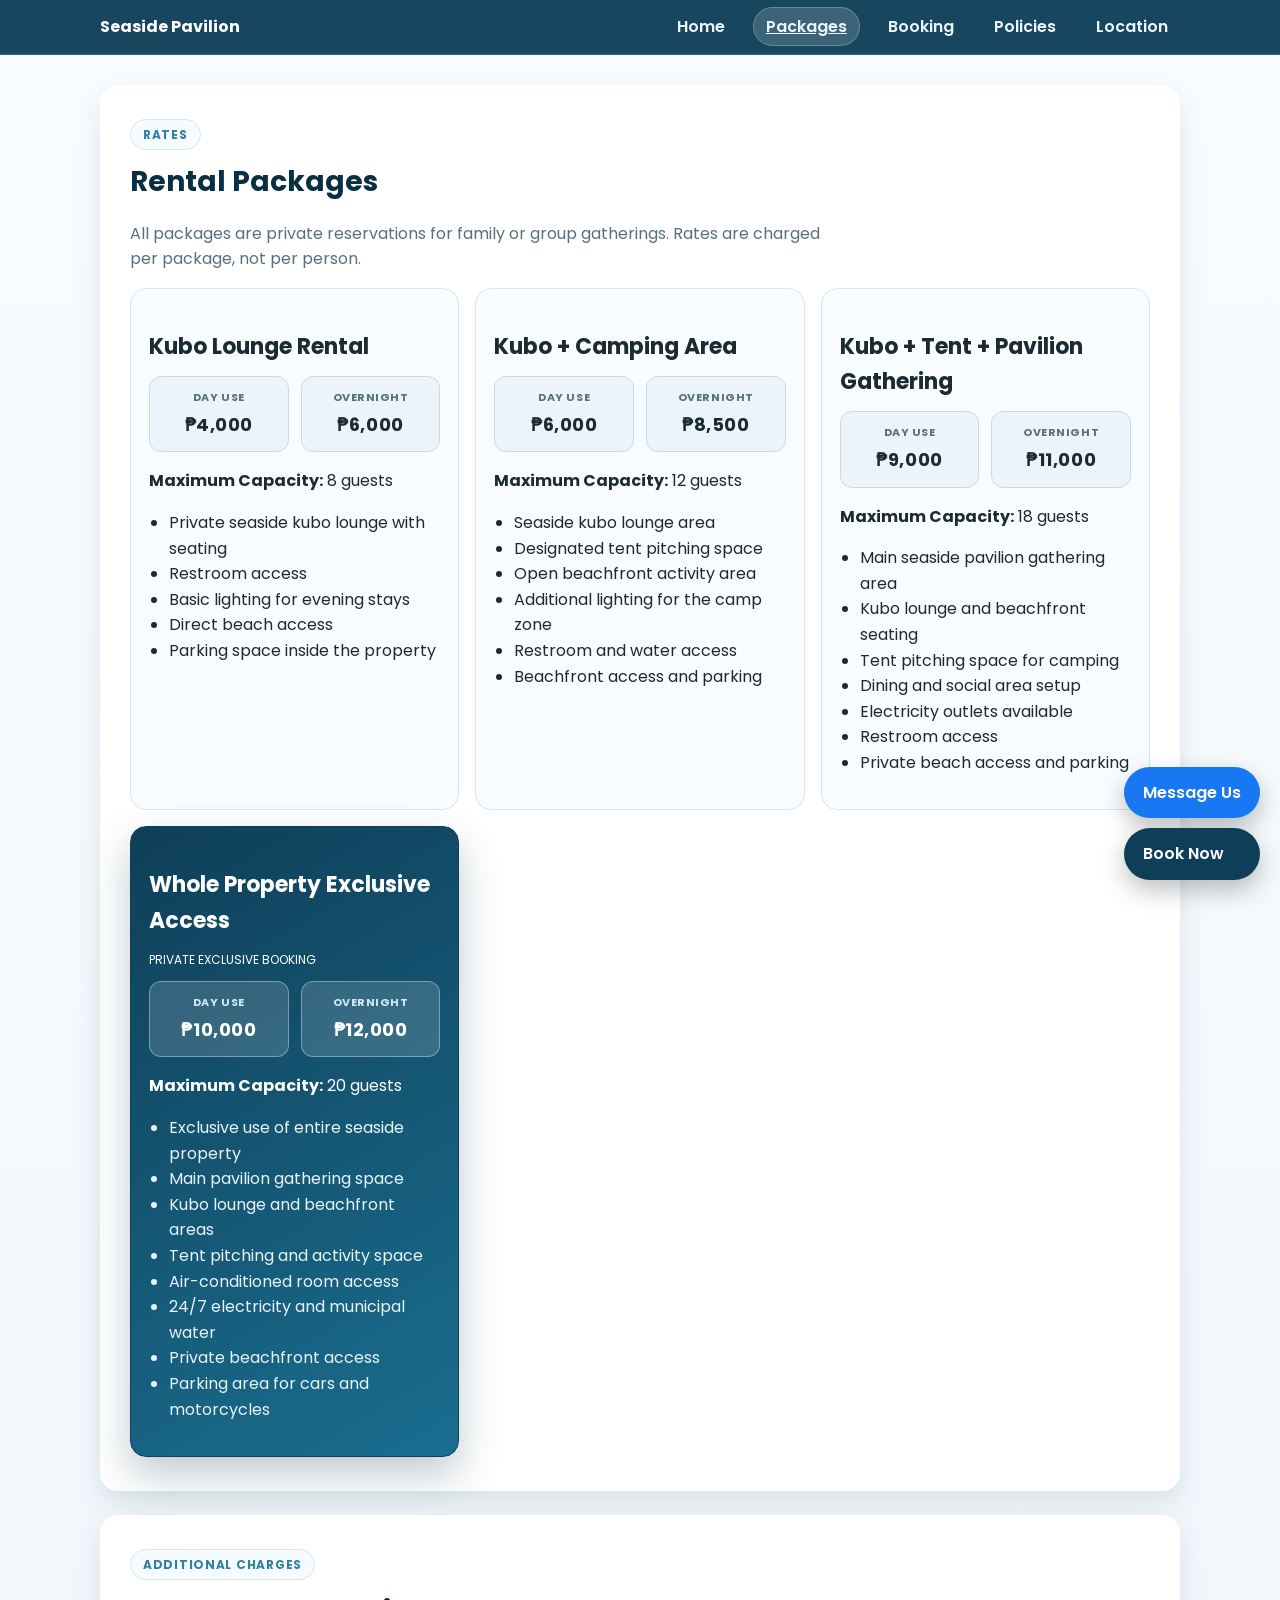
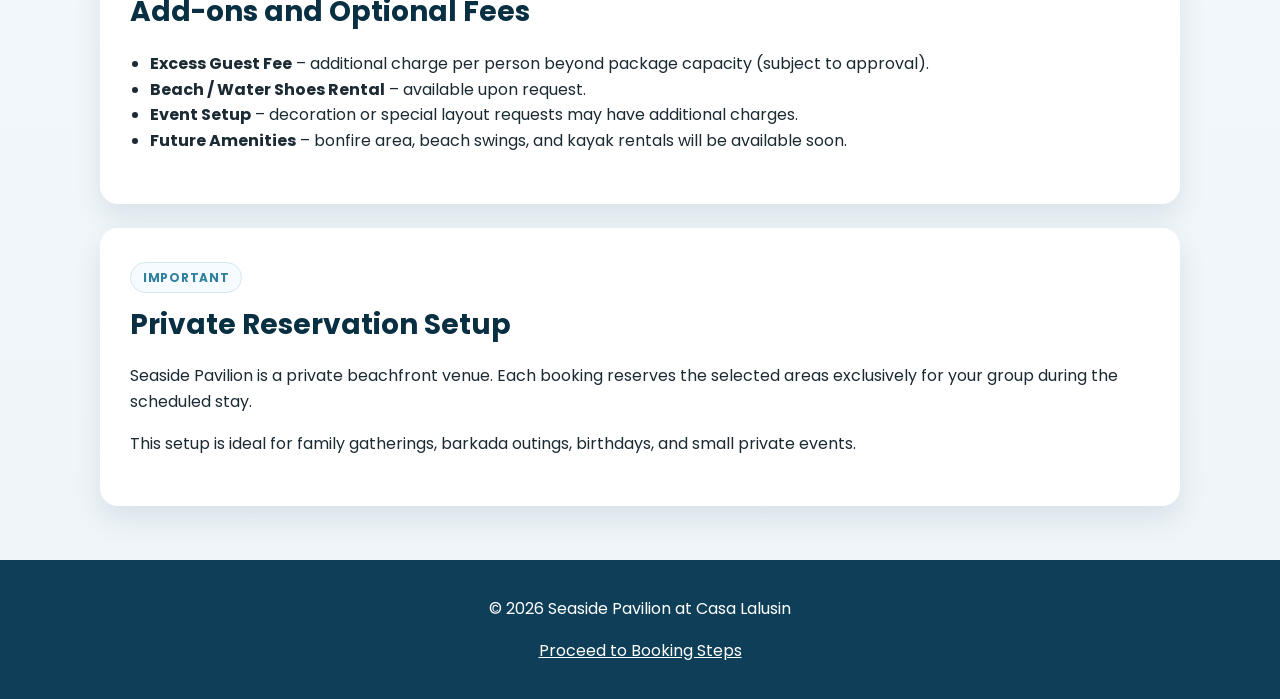
<file: Seaside-Pavillion-Site/packages.html>
<!DOCTYPE html>
<html lang="en">

<head>

<meta charset="UTF-8">
<meta name="viewport" content="width=device-width, initial-scale=1.0">

<title>Packages | Seaside Pavilion</title>

<link href="https://fonts.googleapis.com/css2?family=Poppins:wght@300;400;500;600;700&display=swap" rel="stylesheet">
<link rel="stylesheet" href="styles.css">

</head>

<body>

<div class="page-shell">

<header class="site-header">

<div class="header-wrap">

<a class="brand" href="index.html">Seaside Pavilion</a>

<nav class="site-nav" aria-label="Main navigation">

<a href="index.html">Home</a>
<a class="active" href="packages.html">Packages</a>
<a href="booking.html">Booking</a>
<a href="policies.html">Policies</a>
<a href="location.html">Location</a>

</nav>

</div>

</header>

<main>

<section class="section">

<div class="section-head">

<span class="kicker">Rates</span>
<h2>Rental Packages</h2>

<p class="lead">
All packages are private reservations for family or group gatherings.  
Rates are charged per package, not per person.
</p>

</div>

<div class="package-grid">

<!-- KUBO ONLY -->

<article class="package-card">

<h3>Kubo Lounge Rental</h3>

<div class="price-row">
<div class="price-chip"><small>Day Use</small>₱4,000</div>
<div class="price-chip"><small>Overnight</small>₱6,000</div>
</div>

<p><strong>Maximum Capacity:</strong> 8 guests</p>

<ul class="list">
<li>Private seaside kubo lounge with seating</li>
<li>Restroom access</li>
<li>Basic lighting for evening stays</li>
<li>Direct beach access</li>
<li>Parking space inside the property</li>
</ul>

</article>

<!-- KUBO + TENT -->

<article class="package-card">

<h3>Kubo + Camping Area</h3>

<div class="price-row">
<div class="price-chip"><small>Day Use</small>₱6,000</div>
<div class="price-chip"><small>Overnight</small>₱8,500</div>
</div>

<p><strong>Maximum Capacity:</strong> 12 guests</p>

<ul class="list">
<li>Seaside kubo lounge area</li>
<li>Designated tent pitching space</li>
<li>Open beachfront activity area</li>
<li>Additional lighting for the camp zone</li>
<li>Restroom and water access</li>
<li>Beachfront access and parking</li>
</ul>

</article>

<!-- KUBO + TENT + PAVILION -->

<article class="package-card">

<h3>Kubo + Tent + Pavilion Gathering</h3>

<div class="price-row">
<div class="price-chip"><small>Day Use</small>₱9,000</div>
<div class="price-chip"><small>Overnight</small>₱11,000</div>
</div>

<p><strong>Maximum Capacity:</strong> 18 guests</p>

<ul class="list">
<li>Main seaside pavilion gathering area</li>
<li>Kubo lounge and beachfront seating</li>
<li>Tent pitching space for camping</li>
<li>Dining and social area setup</li>
<li>Electricity outlets available</li>
<li>Restroom access</li>
<li>Private beach access and parking</li>
</ul>

</article>

<!-- WHOLE PROPERTY -->

<article class="package-card featured">

<h3>Whole Property Exclusive Access</h3>

<p class="exclusive-label">Private Exclusive Booking</p>

<div class="price-row">
<div class="price-chip"><small>Day Use</small>₱10,000</div>
<div class="price-chip"><small>Overnight</small>₱12,000</div>
</div>

<p><strong>Maximum Capacity:</strong> 20 guests</p>

<ul class="list">
<li>Exclusive use of entire seaside property</li>
<li>Main pavilion gathering space</li>
<li>Kubo lounge and beachfront areas</li>
<li>Tent pitching and activity space</li>
<li>Air-conditioned room access</li>
<li>24/7 electricity and municipal water</li>
<li>Private beachfront access</li>
<li>Parking area for cars and motorcycles</li>
</ul>

</article>

</div>

</section>

<section class="section">

<div class="section-head">

<span class="kicker">Additional Charges</span>
<h2>Add-ons and Optional Fees</h2>

</div>

<ul class="list">

<li><strong>Excess Guest Fee</strong> – additional charge per person beyond package capacity (subject to approval).</li>

<li><strong>Beach / Water Shoes Rental</strong> – available upon request.</li>

<li><strong>Event Setup</strong> – decoration or special layout requests may have additional charges.</li>

<li><strong>Future Amenities</strong> – bonfire area, beach swings, and kayak rentals will be available soon.</li>

</ul>

</section>

<section class="section">

<div class="section-head">

<span class="kicker">Important</span>
<h2>Private Reservation Setup</h2>

</div>

<p>
Seaside Pavilion is a private beachfront venue. Each booking reserves the selected areas exclusively for your group during the scheduled stay.
</p>

<p>
This setup is ideal for family gatherings, barkada outings, birthdays, and small private events.
</p>

</section>

</main>

<footer class="footer">

<p>© 2026 Seaside Pavilion at Casa Lalusin</p>

<p>
<a href="booking.html" style="color:#fff;">Proceed to Booking Steps</a>
</p>

</footer>

</div>

<div class="floating-book">

<a href="https://www.facebook.com/profile.php?id=61583040510428"
target="_blank"
class="btn btn-facebook">
Message Us
</a>

<a href="https://docs.google.com/forms/d/e/1FAIpQLScv2Xp66gRx_fCEi0EjZHH2wXCVzVGtuP7Lgr5WYTmZOZ04qw/viewform"
target="_blank"
class="btn btn-brand">
Book Now
</a>

</div>

</body>

</html>
</file>
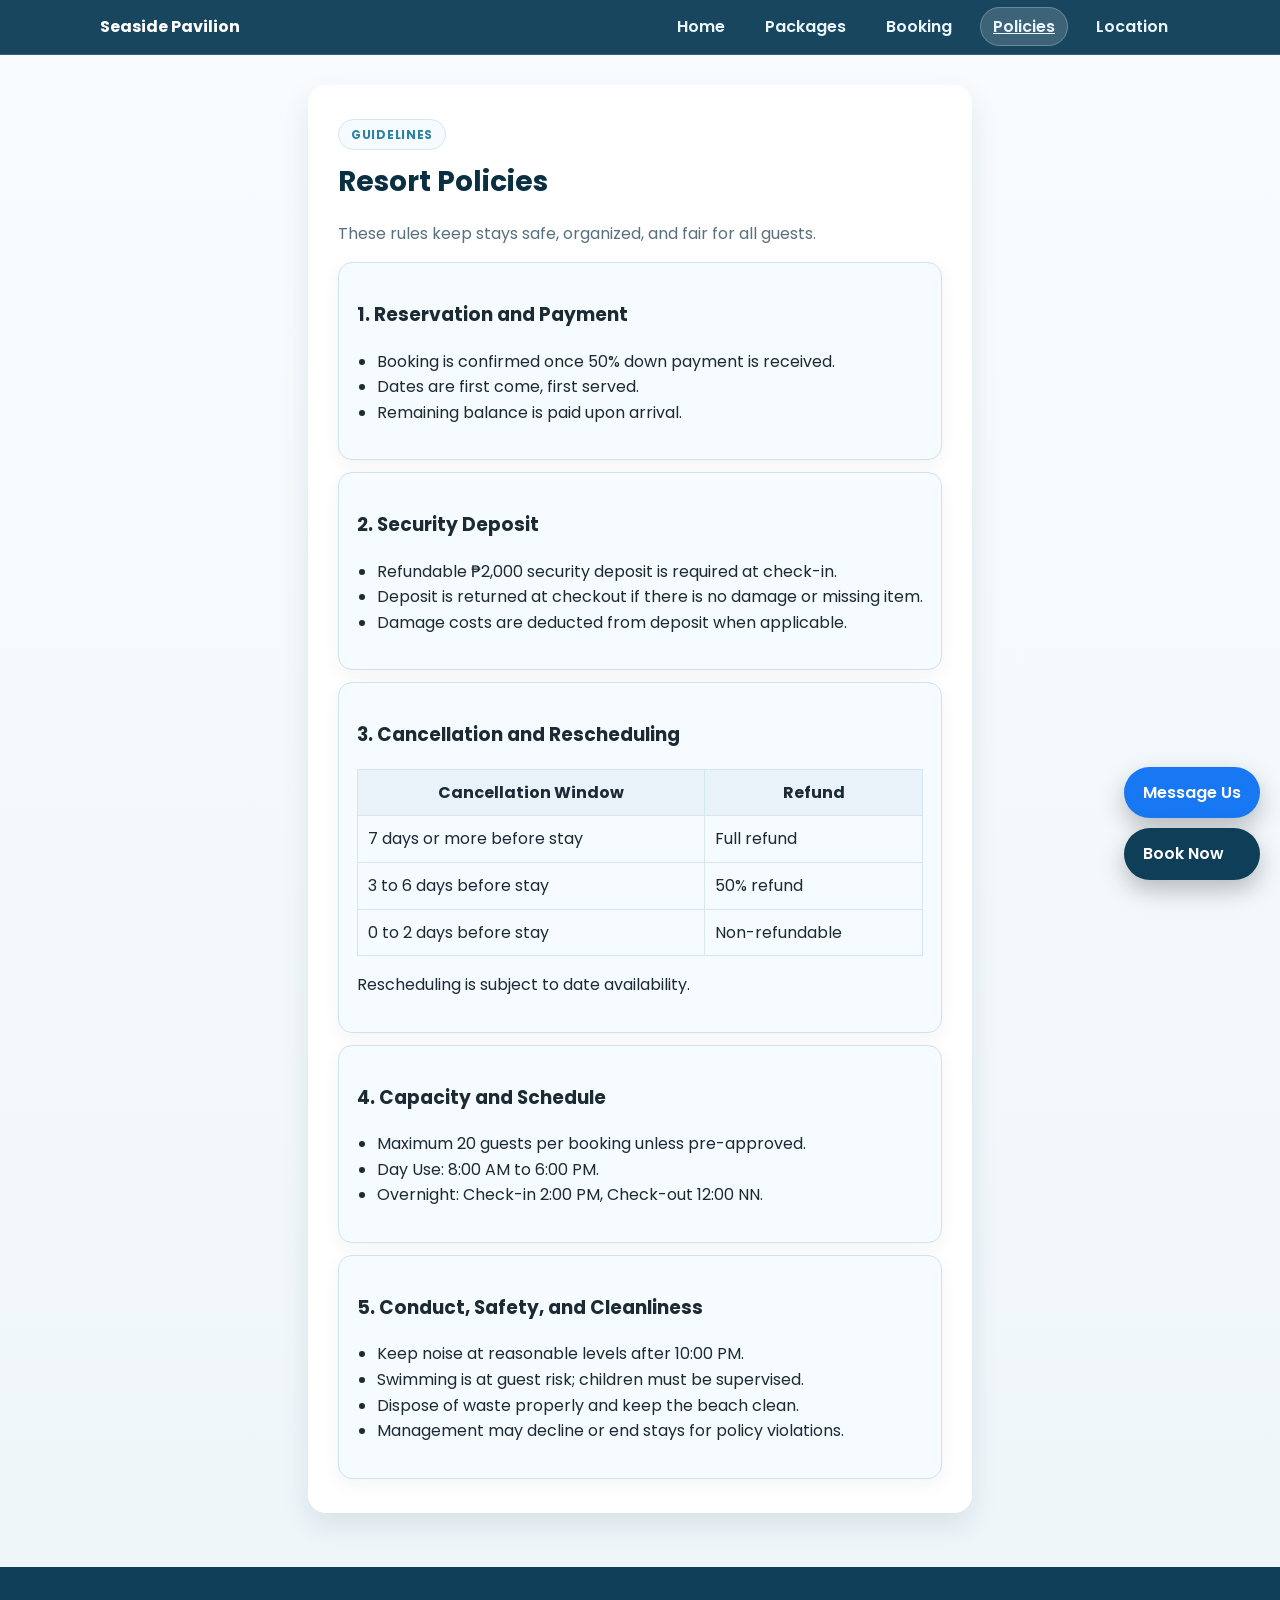
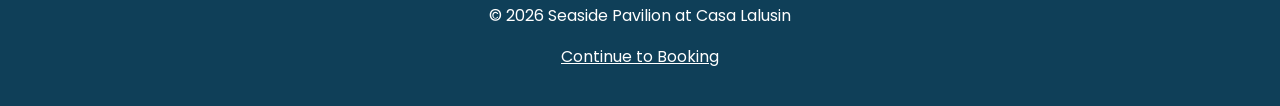
<file: Seaside-Pavillion-Site/policies.html>
<!DOCTYPE html>
<html lang="en">

<head>

<meta charset="UTF-8">
<meta name="viewport" content="width=device-width, initial-scale=1.0">

<title>Policies | Seaside Pavilion</title>

<link href="https://fonts.googleapis.com/css2?family=Poppins:wght@300;400;500;600;700&display=swap" rel="stylesheet">

<link rel="stylesheet" href="styles.css">

</head>

<body>

<div class="page-shell">

<header class="site-header">

<div class="header-wrap">

<a class="brand" href="index.html">Seaside Pavilion</a>

<nav class="site-nav" aria-label="Main navigation">

<a href="index.html">Home</a>
<a href="packages.html">Packages</a>
<a href="booking.html">Booking</a>
<a class="active" href="policies.html">Policies</a>
<a href="location.html">Location</a>

</nav>

</div>

</header>

<main>

<section class="section">

<div class="section-head">

<span class="kicker">Guidelines</span>

<h2>Resort Policies</h2>

<p class="lead">
These rules keep stays safe, organized, and fair for all guests.
</p>

</div>

<div class="policy-list">

<article class="policy-item">

<h3>1. Reservation and Payment</h3>

<ul class="list">

<li>Booking is confirmed once 50% down payment is received.</li>
<li>Dates are first come, first served.</li>
<li>Remaining balance is paid upon arrival.</li>

</ul>

</article>

<article class="policy-item">

<h3>2. Security Deposit</h3>

<ul class="list">

<li>Refundable ₱2,000 security deposit is required at check-in.</li>
<li>Deposit is returned at checkout if there is no damage or missing item.</li>
<li>Damage costs are deducted from deposit when applicable.</li>

</ul>

</article>

<article class="policy-item">

<h3>3. Cancellation and Rescheduling</h3>

<div class="table-wrap">

<table>

<thead>

<tr>
<th>Cancellation Window</th>
<th>Refund</th>
</tr>

</thead>

<tbody>

<tr>
<td>7 days or more before stay</td>
<td>Full refund</td>
</tr>

<tr>
<td>3 to 6 days before stay</td>
<td>50% refund</td>
</tr>

<tr>
<td>0 to 2 days before stay</td>
<td>Non-refundable</td>
</tr>

</tbody>

</table>

</div>

<p>Rescheduling is subject to date availability.</p>

</article>

<article class="policy-item">

<h3>4. Capacity and Schedule</h3>

<ul class="list">

<li>Maximum 20 guests per booking unless pre-approved.</li>
<li>Day Use: 8:00 AM to 6:00 PM.</li>
<li>Overnight: Check-in 2:00 PM, Check-out 12:00 NN.</li>

</ul>

</article>

<article class="policy-item">

<h3>5. Conduct, Safety, and Cleanliness</h3>

<ul class="list">

<li>Keep noise at reasonable levels after 10:00 PM.</li>
<li>Swimming is at guest risk; children must be supervised.</li>
<li>Dispose of waste properly and keep the beach clean.</li>
<li>Management may decline or end stays for policy violations.</li>

</ul>

</article>

</div>

</section>

</main>

<footer class="footer">

<p>© 2026 Seaside Pavilion at Casa Lalusin</p>

<p>

<a href="booking.html" style="color:#fff;">
Continue to Booking
</a>

</p>

</footer>

</div>

<div class="floating-book">

<a href="https://www.facebook.com/profile.php?id=61583040510428"
target="_blank"
class="btn btn-facebook">
Message Us
</a>

<a href="https://docs.google.com/forms/d/e/1FAIpQLScv2Xp66gRx_fCEi0EjZHH2wXCVzVGtuP7Lgr5WYTmZOZ04qw/viewform"
target="_blank"
class="btn btn-brand">
Book Now
</a>

</div>

</body>

</html>
</file>
<file: Seaside-Pavillion-Site/styles.css>
:root {
  --bg: #eef5f9;
  --surface: #ffffff;
  --surface-soft: #f6fbff;
  --brand: #0f3f58;
  --brand-strong: #082f42;
  --accent: #2f819f;
  --text: #1b2a33;
  --muted: #58707d;
  --line: #d6e6ef;
  --shadow: 0 12px 28px rgba(8, 47, 66, 0.1);
  --radius-lg: 18px;
  --radius-md: 12px;
  --max-width: 1120px;
}

* {
  box-sizing: border-box;
}

body {
  margin: 0;
  font-family: 'Poppins', sans-serif;
  color: var(--text);
  background: linear-gradient(180deg,#f8fcff 0%,#eef5f9 100%);
  line-height: 1.6;
}

.page-shell {
  min-height: 100vh;
  display: flex;
  flex-direction: column;
}

.site-header {
  position: sticky;
  top: 0;
  z-index: 25;
  background: rgba(15,63,88,0.96);
  border-bottom: 1px solid rgba(255,255,255,0.15);
}

.header-wrap {
  max-width: var(--max-width);
  margin: 0 auto;
  padding: 14px 20px;
  display: flex;
  justify-content: space-between;
  align-items: center;
}

.brand {
  color: white;
  font-weight: 700;
  text-decoration: none;
}

.site-nav a {
  color: #ebf7ff;
  text-decoration: none;
  margin-left: 12px;
  font-weight: 600;
}

.site-nav a.active {
  text-decoration: underline;
}

.hero {
  background:
    linear-gradient(rgba(7,30,42,0.6),rgba(7,30,42,0.5)),
    url('https://images.unsplash.com/photo-1507525428034-b723cf961d3e') center/cover no-repeat;
  padding: 80px 20px;
  color: white;
  text-align: center;
}

.hero-card {
  max-width: 800px;
  margin: auto;
}

main {
  max-width: var(--max-width);
  margin: auto;
  padding: 30px 20px;
  flex: 1;
}

.section {
  background: white;
  padding: 28px;
  border-radius: var(--radius-lg);
  box-shadow: var(--shadow);
  margin-bottom: 24px;
}

.section-head h2 {
  margin-top: 0;
}

.grid-2 {
  display: grid;
  gap: 16px;
  grid-template-columns: repeat(auto-fit,minmax(280px,1fr));
}

.grid-3 {
  display: grid;
  gap: 16px;
  grid-template-columns: repeat(auto-fit,minmax(200px,1fr));
}

.card {
  background: var(--surface-soft);
  border: 1px solid var(--line);
  border-radius: var(--radius-md);
  padding: 16px;
}

.list,
.numbered {
  padding-left: 20px;
}

.package-grid {
  display: grid;
  gap: 16px;
  grid-template-columns: repeat(auto-fit,minmax(250px,1fr));
}

.package-card {
  background: #f9fcff;
  border: 1px solid var(--line);
  border-radius: var(--radius-md);
  padding: 16px;
}

.price-row {
  display: grid;
  grid-template-columns: 1fr 1fr;
  gap: 8px;
  margin-bottom: 10px;
}

.price-chip {
  background: #eaf4fa;
  padding: 8px;
  border-radius: 8px;
  text-align: center;
}

.package-card.featured {
  background: linear-gradient(150deg,#0f3f58,#1a6e90);
  color: white;
}

.btn {
  display: inline-block;
  padding: 10px 18px;
  border-radius: 999px;
  text-decoration: none;
  font-weight: 600;
}

.btn-primary {
  background: white;
  color: var(--brand);
}

.btn-brand {
  background: var(--brand);
  color: white;
}

.btn-facebook {
  background: #1877f2;
  color: white;
}

.footer {
  background: var(--brand);
  color: white;
  text-align: center;
  padding: 20px;
}

.floating-book {
  position: fixed;
  right: 16px;
  bottom: 16px;
  display: flex;
  flex-direction: column;
  gap: 8px;
}

table {
  width: 100%;
  border-collapse: collapse;
}

th,
td {
  border: 1px solid var(--line);
  padding: 10px;
}

th {
  background: #e8f2f8;
}

/* ===== HERO GLASS CARD ===== */

.hero-card{
max-width:820px;
margin:0 auto;
padding:34px;
border-radius:18px;

background:rgba(6,28,39,0.52);
backdrop-filter:blur(6px);

box-shadow:0 12px 28px rgba(8,47,66,0.2);
}


/* ===== HERO GRADIENT BACKGROUND ===== */

.hero{

background:
linear-gradient(rgba(7,30,42,0.63),rgba(7,30,42,0.42)),
url('https://images.unsplash.com/photo-1507525428034-b723cf961d3e')
center/cover no-repeat;

padding:82px 20px;
color:#fff;

}


/* ===== SMALL SECTION LABEL ===== */

.kicker{

display:inline-block;

font-size:12px;
letter-spacing:0.06em;

text-transform:uppercase;

color:#2f819f;

background:#f6fbff;

border:1px solid #d6e6ef;

border-radius:999px;

padding:5px 12px;

font-weight:700;

margin-bottom:10px;

}


/* ===== NAVIGATION ACTIVE BUTTON ===== */

.site-nav a{

color:#ebf7ff;
text-decoration:none;

font-weight:600;

padding:7px 12px;

border-radius:999px;

transition:background .2s ease;

}

.site-nav a.active{

background:rgba(255,255,255,0.16);

border:1px solid rgba(255,255,255,0.24);

}


/* FEATURED PACKAGE CARD */

.package-card.featured{

background:linear-gradient(150deg,#0f3f58 0%,#1a6e90 100%);

border-color:#0f3f58;

color:#ffffff;

box-shadow: 0 18px 40px rgba(8,47,66,0.25)
}

.package-card.featured h3{
color:#ffffff;
}

.package-card.featured li{
color:#e9f4fb;
}

.package-card.featured strong{
color:#ffffff;
}

.package-card.featured .price-chip{

background:rgba(255,255,255,0.15);

border:1px solid rgba(255,255,255,0.35);

color:#ffffff;

}

.package-card.featured .price-chip small{

color:#cfe8f7;

}


/* ===== POLICY CARDS ===== */

.policy-list{

display:grid;
gap:12px;

}

.policy-item{

background:#f6fbff;

border:1px solid #d6e6ef;

border-radius:12px;

padding:16px;

}

/* ===== PACKAGE PRICE LAYOUT FIX ===== */

.price-row{

display:grid;
grid-template-columns:1fr 1fr;
gap:12px;
margin:12px 0 14px;

}

.price-chip{

border:1px solid #c7dbe7;

border-radius:12px;

background:#eaf4fa;

padding:12px;

text-align:center;

font-weight:600;

}

.price-chip small{

display:block;

text-transform:uppercase;

letter-spacing:0.05em;

color:#58707d;

font-size:11px;

margin-bottom:4px;

}

/* ===== PACKAGE CARD IMPROVEMENT ===== */

.package-card{

background:#f9fcff;

border:1px solid #d6e6ef;

border-radius:16px;

padding:18px;

transition:transform .15s ease, box-shadow .15s ease;

}

.package-card:hover{

transform:translateY(-3px);

box-shadow:0 14px 30px rgba(8,47,66,0.12);

}

.section-head h2{

font-size:28px;

margin-bottom:6px;

color:#082f42;

}

.section-head .lead{

color:#58707d;

max-width:700px;

}

.btn{

display:inline-block;

border-radius:999px;

padding:12px 20px;

font-weight:600;

border:1px solid transparent;

transition:all .2s ease;

}

.btn:hover{

transform:translateY(-1px);

box-shadow:0 6px 14px rgba(0,0,0,0.15);

}

.policy-item{

background:#f6fbff;

border:1px solid #cfe2ee;

border-radius:14px;

padding:18px;

box-shadow:0 6px 18px rgba(8,47,66,0.05);

}

.section{

padding:34px 30px;

}

.card,
.package-card,
.policy-item{

transition:all .2s ease;

}

.card:hover{

transform:translateY(-2px);

}

.price-chip{

font-size:18px;

}

.price-chip small{

font-size:11px;

}

.price-chip{

font-weight:700;

letter-spacing:0.03em;

}

.exclusive-label{

font-size:12px;

color:#cfe8f7

letter-spacing:0.05em;

text-transform:uppercase;

margin-bottom:10px;

}

.package-card h3{

font-size:22px;

margin-bottom:10px;

}

.hero{

position:relative;

min-height:85vh;

display:flex;

align-items:center;

justify-content:center;

background-image:url("https://images.unsplash.com/photo-1507525428034-b723cf961d3e");

background-size:cover;

background-position:center;

}

.hero-overlay{

position:absolute;

top:0;

left:0;

width:100%;

height:100%;

background:linear-gradient(
180deg,
rgba(8,47,66,0.55),
rgba(8,47,66,0.75)
);

}

.hero-card{

position:relative;

background:rgba(8,47,66,0.75);

padding:50px;

border-radius:18px;

max-width:700px;

text-align:center;

color:white;

backdrop-filter:blur(6px);

box-shadow:0 25px 60px rgba(0,0,0,0.25);

}

.hero-card h1{

font-size:42px;

margin-bottom:15px;

}

.hero-card p{

font-size:18px;

opacity:0.9;

margin-bottom:25px;

}

/* FLOATING BOOK BUTTON */

.floating-book{

position:fixed;

bottom:20px;

right:20px;

display:flex;

flex-direction:column;

gap:10px;

z-index:999;

}

.floating-book a{

padding:12px 18px;

border-radius:999px;

font-weight:600;

box-shadow:0 10px 25px rgba(0,0,0,0.25);

text-decoration:none;

}

.floating-book a:hover{

transform:translateY(-2px);

box-shadow:0 14px 30px rgba(0,0,0,0.3);

}
</file>
<file: styles.css>
* {
  margin: 0;
  padding: 0;
  box-sizing: border-box;
}

body {
  margin: 0;
}

:root {
  --bg: #eef5f9;
  --surface: #ffffff;
  --surface-soft: #f6fbff;
  --brand: #0f3f58;
  --brand-strong: #082f42;
  --accent: #2f819f;
  --text: #1b2a33;
  --muted: #58707d;
  --line: #d6e6ef;
  --shadow: 0 12px 28px rgba(8, 47, 66, 0.1);
  --radius-lg: 18px;
  --radius-md: 12px;
  --max-width: 1120px;
}

* {
  box-sizing: border-box;
}

body {
  margin: 0;
  font-family: 'Poppins', sans-serif;
  color: var(--text);
  background: linear-gradient(180deg,#f8fcff 0%,#eef5f9 100%);
  line-height: 1.6;
}

.page-shell {
  min-height: 100vh;
  display: flex;
  flex-direction: column;
}

/* ===== GLASS HEADER ===== */

.site-header {
  position: fixed;
  top: 0;
  width: 100%;
  z-index: 1000;
  background: rgba(30, 80, 95, 0.9);
  backdrop-filter: blur(10px);
}

.header-wrap {
  max-width: 1200px;
  margin: auto;
  display: flex;
  justify-content: space-between;
  align-items: center;
  padding: 15px 20px;
}

.site-nav a {
  color: white;
  opacity: 0.85;
  margin-left: 18px;
  transition: 0.3s;
}

.site-nav a:hover {
  opacity: 1;
}

.site-nav .active {
  background: rgba(255,255,255,0.15);
  padding: 6px 14px;
  border-radius: 999px;
}

body {
  padding-top: 90px;
}

@media (max-width: 768px) {
  body {
    padding-top: 120px;
  }
}

.hero {
  height: 100vh;
  display: flex;
  align-items: center;
  justify-content: center;
  text-align: center;
  padding: 0 20px;
  position: relative;

  /* 🔥 THIS IS WHAT YOU LOST */
  background: url("Photos/beach-front.jpg") center/cover no-repeat;
}

.hero-card {
  max-width: 800px;
  margin: auto;
}

main {
  max-width: var(--max-width);
  margin: auto;
  padding: 30px 20px;
  flex: 1;
}

.section-head h2 {
  margin-top: 0;
}

.grid-2 {
  display: grid;
  gap: 16px;
  grid-template-columns: repeat(auto-fit,minmax(280px,1fr));
}

.grid-3 {
  display: grid;
  gap: 16px;
  grid-template-columns: repeat(auto-fit,minmax(200px,1fr));
}

.card {
  background: var(--surface-soft);
  border: 1px solid var(--line);
  border-radius: var(--radius-md);
  padding: 16px;
}

.list,
.numbered {
  padding-left: 20px;
}

.package-grid {
  display: grid;
  grid-template-columns: repeat(auto-fit, minmax(260px, 1fr));
  gap: 20px;
  margin-top: 20px;
}

@media (max-width: 1000px) {
  .package-grid {
    grid-template-columns: repeat(2, 1fr);
  }
}

@media (max-width: 600px) {
  .package-grid {
    grid-template-columns: 1fr;
  }
}

.package-card.featured{
  transform: none;
}

.package-card.featured p,
.package-card.featured li {
  color: #eaf6ff;
}

.btn {
  display: inline-block;
  padding: 10px 18px;
  border-radius: 999px;
  text-decoration: none;
  font-weight: 600;
}

.btn-primary {
  background: white;
  color: var(--brand);
}

.btn-brand {
  background: var(--brand);
  color: white;
}

.btn-facebook {
  background: #1877f2;
  color: white;
}

.footer {
  background: var(--brand);
  color: white;
  text-align: center;
  padding: 20px;
}

.floating-book {
  position: fixed;
  right: 16px;
  bottom: 16px;
  display: flex;
  flex-direction: column;
  gap: 8px;
}

table {
  width: 100%;
  border-collapse: collapse;
}

th,
td {
  border: 1px solid var(--line);
  padding: 10px;
}

th {
  background: #e8f2f8;
}

/* ===== HERO GLASS CARD ===== */

.hero-card{
max-width:820px;
margin:0 auto;
padding:34px;
border-radius:18px;

background:rgba(6,28,39,0.52);
backdrop-filter:blur(6px);

box-shadow:0 12px 28px rgba(8,47,66,0.2);
}

/* ===== SMALL SECTION LABEL ===== */

.kicker{

display:inline-block;

font-size:12px;
letter-spacing:0.06em;

text-transform:uppercase;

color:#2f819f;

background:#f6fbff;

border:1px solid #d6e6ef;

border-radius:999px;

padding:5px 12px;

font-weight:700;

margin-bottom:10px;

}


/* ===== NAVIGATION ACTIVE BUTTON ===== */

.site-nav a {
color:#ebf7ff;
text-decoration:none;
font-weight:600;
padding:10px 16px;
border-radius:999px;
border:1px solid transparent;
transition:all 0.2s ease;
font-size:14px;
}

.site-nav a:hover,
.site-nav a.active{

background:rgba(255,255,255,0.18);

border-color:rgba(255,255,255,0.28);

transform:translateY(-1px);

}


/* FEATURED PACKAGE CARD */

.package-card.featured{

background:linear-gradient(150deg,#0f3f58 0%,#1a6e90 100%);

border-color:#0f3f58;

color:#ffffff;

box-shadow: 0 18px 40px rgba(8,47,66,0.25)
}

.package-card.featured h3{
color:#ffffff;
}

.package-card.featured li{
color:#e9f4fb;
}

.package-card.featured strong{
color:#ffffff;
}

.package-card.featured {

background:rgba(255,255,255,0.15);

border:1px solid rgba(255,255,255,0.35);

color:#ffffff;

}

.package-card.featured small{

color:#cfe8f7;

}


/* ===== POLICY CARDS ===== */

.policy-list{

display:grid;
gap:12px;

}

.policy-item{

background:#f6fbff;

border:1px solid #d6e6ef;

border-radius:12px;

padding:16px;

}

/* ===== PACKAGE PRICE LAYOUT FIX ===== */

.package-card:hover{

transform:translateY(-3px);

box-shadow:0 14px 30px rgba(8,47,66,0.12);

}

.section-head h2{

font-size:28px;

margin-bottom:6px;

color:#082f42;

}

.section-head .lead{

color:#58707d;

max-width:700px;

}

.btn{

display:inline-block;

border-radius:999px;

padding:12px 20px;

font-weight:600;

border:1px solid transparent;

transition:all .2s ease;

}

.btn:hover{

transform:translateY(-1px);

box-shadow:0 6px 14px rgba(0,0,0,0.15);

}

.policy-item{

background:#f6fbff;

border:1px solid #cfe2ee;

border-radius:14px;

padding:18px;

box-shadow:0 6px 18px rgba(8,47,66,0.05);

}

.policy-item{

transition:all .2s ease;

}

.card:hover{

transform:translateY(-2px);

}

.exclusive-label{
  font-size:12px;
  color:#cfe8f7;
  letter-spacing:0.05em;
  text-transform:uppercase;
  margin-bottom:10px;
  
}

.package-card h3{

font-size:22px;

margin-bottom:10px;

}

.hero {
  height: 100vh;
  display: flex;
  align-items: center;
  justify-content: center;
  text-align: center;
  padding: 0 20px;
  position: relative;
}

.hero-content {
  max-width: 700px;
  margin: auto;
}

.hero-overlay{

position:absolute;

top:0;

left:0;

width:100%;

height:100%;

background:linear-gradient(
180deg,
rgba(8,47,66,0.55),
rgba(8,47,66,0.75)
);

}

.hero-card{

position:relative;

background:rgba(8,47,66,0.75);

padding:50px;

border-radius:18px;

max-width:700px;

text-align:center;

color:white;

backdrop-filter:blur(6px);

box-shadow:0 25px 60px rgba(0,0,0,0.25);

}

.hero-card h1{

font-size:42px;

margin-bottom:15px;

}

.hero-card p{

font-size:18px;

opacity:0.9;

margin-bottom:25px;

}

/* FLOATING BOOK BUTTON */

.floating-book{

position:fixed;

bottom:20px;

right:20px;

display:flex;

flex-direction:column;

gap:10px;

z-index:999;

}

.floating-book a{

padding:12px 18px;

border-radius:999px;

font-weight:600;

box-shadow:0 10px 25px rgba(0,0,0,0.25);

text-decoration:none;

}

.floating-book a:hover{

transform:translateY(-2px);

box-shadow:0 14px 30px rgba(0,0,0,0.3);

}

/* Announcement Bar */

.announcement-bar{

background:#0f3f58;

color:white;

text-align:center;

padding:8px;

font-size:14px;

font-weight:500;

letter-spacing:0.5px;

}

/* AMENITIES SECTION */

.amenities-grid{

display:grid;

grid-template-columns:repeat(auto-fit,minmax(220px,1fr));

gap:18px;

margin-top:20px;

}

.amenity{

background:#f1f6f9;

padding:18px;

border-radius:12px;

font-weight:500;

text-align:center;

border:1px solid #d9e5ec;

transition:0.2s;

}

.amenity:hover{

transform:translateY(-3px);

box-shadow:0 10px 20px rgba(0,0,0,0.08);

}

/* GALLERY */

.gallery-grid{

display:grid;

grid-template-columns:repeat(auto-fit,minmax(250px,1fr));

gap:20px;

margin-top:25px;

}

.gallery-placeholder{

background:#e7eef3;

border:1px dashed #b6c9d6;

border-radius:14px;

height:180px;

display:flex;

align-items:center;

justify-content:center;

font-weight:500;

color:#4c6677;

}

/* MOBILE NAVIGATION */

@media (max-width: 768px) {

  .site-nav {
    overflow-x: auto;
    flex-wrap: nowrap;
    justify-content: flex-start;
    padding-bottom: 5px;
  }

  .site-nav a {
    white-space: nowrap;
  }

@media (max-width: 768px) {
  .hero {
    padding-top: 120px;
  }
}

.header-wrap{
flex-direction:column;
align-items:flex-start;
}

}

/* MOBILE HERO */

@media (max-width:600px){

.hero{
padding:60px 15px;
}

.hero-card{
padding:20px;
}

.hero h1{
font-size:28px;
}

.hero p{
font-size:14px;
}

}

/* MOBILE PACKAGES */

@media (max-width:680px){

.floating-book{
position:fixed;
bottom:10px;
left:10px;
right:10px;
flex-direction:row;
justify-content:center;
gap:10px;
}

.floating-book .btn{
flex:1;
text-align:center;
}

}

/* MOBILE SECTIONS */

@media (max-width:600px){

/* MOBILE NAVIGATION */

@media (max-width:700px){

.site-nav{

display:grid;

grid-template-columns:repeat(3,1fr);

gap:6px;

width:100%;

}

.site-nav a{

text-align:center;

padding:10px 6px;

font-size:13px;

}

.header-wrap{

flex-direction:column;

align-items:flex-start;

}

}

.gallery {
  padding: 50px 20px;
  text-align: center;
}

.featured {
  display: grid;
  grid-template-columns: 1fr 1fr;
  gap: 15px;
  margin-bottom: 20px;
}

.featured-img {
  width: 100%;
  height: 350px;
  object-fit: cover;
  border-radius: 12px;
  cursor: pointer;
}

.gallery-grid {
  display: grid;
  grid-template-columns: repeat(auto-fit, minmax(220px, 1fr));
  gap: 12px;
}

.gallery-grid img {
  width: 100%;
  height: 220px;
  object-fit: cover;
  border-radius: 10px;
  cursor: pointer;
}

.gallery img:hover {
  transform: scale(1.05);
  transition: 0.3s ease;
}

/* IMAGE BOX */
.img-box {
  position: relative;
  overflow: hidden;
  border-radius: 14px;
}

/* IMAGES */
.img-box img {
  width: 100%;
  height: 250px;
  object-fit: cover;
  transition: transform 0.4s ease;
}

/* FEATURED */
.featured .img-box img {
  height: 350px;
}

/* HOVER ZOOM */
.img-box:hover img {
  transform: scale(1.08);
}

/* OVERLAY TEXT */
.overlay {
  position: absolute;
  bottom: 0;
  width: 100%;
  padding: 12px;
  background: linear-gradient(to top, rgba(0,0,0,0.7), transparent);
  color: white;
  font-size: 14px;
  text-align: left;
  opacity: 0;
  transition: 0.3s;
}

.img-box:hover .overlay {
  opacity: 1;
}

.gallery img {
  opacity: 1;
  transform: none;
}

/* LIGHTBOX FIX */
#lightbox {
  display: none;
  position: fixed;
  z-index: 9999;
  top: 0;
  left: 0;
  width: 100%;
  height: 100%;
  background: rgba(0,0,0,0.9);
}

#lightbox img {
  display: block;
  max-width: 90%;
  max-height: 80%;
  margin: 5% auto;
  border-radius: 10px;
}

#lightbox .close,
#lightbox .prev,
#lightbox .next {
  position: absolute;
  color: white;
  font-size: 30px;
  cursor: pointer;
  user-select: none;
}

#lightbox .close {
  top: 20px;
  right: 30px;
}

#lightbox .prev {
  top: 50%;
  left: 30px;
  transform: translateY(-50%);
}

#lightbox .next {
  top: 50%;
  right: 30px;
  transform: translateY(-50%);
}

.gallery-grid {
  display: grid;
  grid-template-columns: repeat(auto-fit, minmax(220px, 1fr));
  gap: 15px;
}

.img-box img {
  width: 100%;
  height: 250px;
  object-fit: cover;
  border-radius: 10px;
  display: block;
}

/* ===== LIGHTBOX FINAL FIX ===== */

#lightbox {
  display: none;
  position: fixed !important;
  z-index: 99999 !important;
  top: 0;
  left: 0;
  width: 100vw;
  height: 100vh;
  background: rgba(0,0,0,0.95);

  justify-content: center;
  align-items: center;
}

#lightbox img {
  max-width: 90vw;
  max-height: 85vh;
  object-fit: contain;
  border-radius: 12px;
}

/* Buttons */
#lightbox .close,
#lightbox .prev,
#lightbox .next {
  position: absolute;
  color: white;
  font-size: 32px;
  cursor: pointer;
  user-select: none;
}

#lightbox .close {
  top: 20px;
  right: 30px;
}

#lightbox .prev {
  left: 20px;
  top: 50%;
  transform: translateY(-50%);
}

#lightbox .next {
  right: 20px;
  top: 50%;
  transform: translateY(-50%);
}

#lightbox {
  display: none;
  position: fixed !important;
  z-index: 99999 !important;
  top: 0;
  left: 0;
  width: 100vw;
  height: 100vh;
  background: rgba(0,0,0,0.95);

  justify-content: center;
  align-items: center;
}

#lightbox img {
  max-width: 90vw;
  max-height: 85vh;
  object-fit: contain;
  border-radius: 12px;
}

#lightbox .close,
#lightbox .prev,
#lightbox .next {
  position: absolute;
  color: white;
  font-size: 32px;
  cursor: pointer;
}

#lightbox .close {
  top: 20px;
  right: 30px;
}

#lightbox .prev {
  left: 20px;
  top: 50%;
  transform: translateY(-50%);
}

#lightbox .next {
  right: 20px;
  top: 50%;
  transform: translateY(-50%);
}

/* ===== PREMIUM GALLERY DESIGN ===== */

.gallery {
  max-width: 1200px;
  margin: 0 auto;
  padding: 40px 20px;
}

.gallery h2 {
  text-align: center;
  font-size: 28px;
  margin-bottom: 25px;
}

/* Featured images */
.featured {
  display: grid;
  grid-template-columns: 1fr 1fr;
  gap: 15px;
  margin-bottom: 20px;
}

.featured .img-box {
  overflow: hidden;
  border-radius: 16px;
}

/* Grid layout */
.gallery-grid {
  display: grid;
  grid-template-columns: repeat(auto-fill, minmax(220px, 1fr));
  gap: 15px;
}

/* Image box */
.img-box {
  position: relative;
  overflow: hidden;
  border-radius: 14px;
  cursor: pointer;
}

/* Images */
.img-box img {
  width: 100%;
  height: 230px;
  object-fit: cover;
  transition: transform 0.4s ease, filter 0.4s ease;
  display: block;
}

/* Hover effect */
.img-box:hover img {
  transform: scale(1.08);
  filter: brightness(0.85);
}

/* Optional overlay glow */
.img-box::after {
  content: "";
  position: absolute;
  inset: 0;
  background: rgba(0,0,0,0.15);
  opacity: 0;
  transition: 0.3s;
}

.img-box:hover::after {
  opacity: 1;
}

/* ===== MOBILE OPTIMIZATION ===== */
@media (max-width: 768px) {
  .featured {
    grid-template-columns: 1fr;
  }

  .img-box img {
    height: 200px;
  }
}

/* smoother page feel */
body {
  background: #f4f7f9;
}

/* subtle card effect */
.gallery {
  background: white;
  border-radius: 16px;
}

/* smoother page feel */
body {
  background: #f4f7f9;
}

/* subtle card effect */
.gallery {
  background: white;
  border-radius: 16px;
}

/* ===== ULTRA PREMIUM GALLERY ===== */

.gallery {
  max-width: 1200px;
  margin: auto;
  padding: 50px 20px;
}

.gallery h2 {
  text-align: center;
  font-size: 30px;
  margin-bottom: 20px;
}

/* ===== PREMIUM FILTER BUTTONS ===== */

.gallery-tabs {
  display: flex;
  justify-content: center;
  flex-wrap: wrap;
  gap: 10px;
  margin-bottom: 30px;
}

.tab {
  padding: 10px 18px;
  border-radius: 999px;
  border: none;
  background: rgba(255,255,255,0.7);
  backdrop-filter: blur(10px);
  color: #1f4f63;
  font-weight: 500;
  cursor: pointer;
  transition: all 0.3s ease;
  box-shadow: 0 4px 12px rgba(0,0,0,0.08);
}

/* Active + hover */
.tab.active,
.tab:hover {
  background: linear-gradient(135deg, #1f4f63, #2c6e8a);
  color: white;
  transform: translateY(-2px);
}

}

/* IMAGE BOX */
.img-box {
  overflow: hidden;
  border-radius: 14px;
  cursor: pointer;
}

.img-box img {
  width: 100%;
  height: 230px;
  object-fit: cover;
  transition: transform 0.4s ease;
}

.img-box:hover img {
  transform: scale(1.08);
}

@media (max-width: 768px) {
  .gallery-grid {
    column-count: 2;
  }

  .img-box img {
    height: 180px;
  }
}

.img-box {
  border-radius: 16px;
  overflow: hidden;
  box-shadow: 0 6px 18px rgba(0,0,0,0.1);
}

/* ===== HERO UPGRADE ===== */

.hero {
  height: 100vh;
  display: flex;
  align-items: center;
  justify-content: center;
  text-align: center;
  padding: 0 20px;
  position: relative;
}

.hero-overlay {
  position: absolute;
  inset: 0;
  background: linear-gradient(to bottom, rgba(0,0,0,0.4), rgba(0,0,0,0.6));
}

.hero-content {
  position: relative;
  text-align: center;
  background:rgba(0,0,0,0.35);
  backdrop-filter:blur(8px);
  padding:40px 50px;
  border-radius:20px;
  max-width:750px;
  width:90%;
}

.hero-content h1{
  font-size:42px;
}

.hero-content p{
  font-size:18px;
}

.hero-content h1 {
  font-size: 42px;
  font-weight: 700;
  margin-bottom: 15px;
}

.hero-content p {
  font-size: 16px;
  margin-bottom: 25px;
}

/* Buttons */
.hero-buttons {
  display: flex;
  gap: 10px;
  justify-content: center;
  flex-wrap: wrap;
}

.btn {
  padding: 12px 20px;
  border-radius: 999px;
  text-decoration: none;
  font-weight: 500;
  transition: 0.3s ease;
}

.btn.primary {
  background: #1f4f63;
  color: white;
}

.btn.secondary {
  background: white;
  color: #1f4f63;
}

/* Hover */
.btn:hover {
  transform: translateY(-2px);
  opacity: 0.9;
}

/* ===== HERO UPGRADE ===== */

.hero {
  height: 100vh;
  display: flex;
  align-items: center;
  justify-content: center;
  text-align: center;
  padding: 0 20px;
  position: relative;
}

.hero-overlay {
  position: absolute;
  inset: 0;
  background: rgba(0,0,0,0.45); /* LESS DARK */
}

.hero-content {
  position: relative;
  text-align: center;
  color: white;
  padding: 20px;
}

.hero-content h1 {
  font-size: 38px;
  font-weight: 700;
  margin-bottom: 10px;
}

.hero-content p {
  font-size: 16px;
  opacity: 0.95;
}

/* Buttons */
.hero-buttons {
  display: flex;
  gap: 10px;
  justify-content: center;
  flex-wrap: wrap;
}

.btn {
  padding: 12px 22px;
  border-radius: 999px;
  font-weight: 500;
  transition: all 0.3s ease;
}

.btn.primary {
  background: linear-gradient(135deg, #1f4f63, #2f7a8c);
  color: white;
}

.btn.secondary {
  background: white;
  color: #1f4f63;
}

.btn:hover {
  transform: translateY(-3px) scale(1.03);
  box-shadow: 0 10px 25px rgba(0,0,0,0.15);
}

/* ===== PREVIEW ===== */

.preview {
  padding: 50px 20px;
  text-align: center;
}

.preview-grid {
  display: grid;
  grid-template-columns: repeat(auto-fit, minmax(250px, 1fr));
  gap: 15px;
}

.preview-grid img {
  width: 100%;
  height: 250px;
  object-fit: cover;
  border-radius: 14px;
}

/* ===== GLOBAL FIX ===== */

body {
  margin: 0;
  font-family: 'Poppins', sans-serif;
  background: #f7f9fb;
}

main {
  max-width: 1100px;
  margin: auto;
  padding: 20px;
}

section {
  margin-bottom: 60px;
}

img {
  max-width: 100%;
  height: auto;
  display: block;
}

img {
  max-width: 100%;
  height: auto;
  display: block;
}

.highlight-grid {
  display: grid;
  grid-template-columns: repeat(auto-fit, minmax(220px, 1fr));
  gap: 20px;
}

.highlight-card {
  background: #f7f9fb;
  padding: 20px;
  border-radius: 14px;
  border: 1px solid #e3e8ee;

  transition: all 0.25s ease;
}

.highlight-card:hover {
  transform: translateY(-6px);
  box-shadow: 0 12px 30px rgba(0,0,0,0.1);
}

.floating-buttons {
  position: fixed;
  bottom: 20px;
  right: 20px;
  display: flex;
  flex-direction: column;
  gap: 10px;
  z-index: 999;
}

.floating-buttons a {
  padding: 10px 14px;
  border-radius: 999px;
  font-size: 13px;
}

@media (max-width: 768px) {

  .hero-content h1 {
    font-size: 26px;
  }

  .hero-content p {
    font-size: 14px;
  }

  main {
    padding: 15px;
  }

}

/* ===== UNIFIED SECTION STYLE ===== */

.section-box {
  background: #ffffff;
  padding: 40px 30px;
  border-radius: 18px;
  box-shadow: 0 8px 25px rgba(0,0,0,0.06);
  margin-bottom: 40px;
}

.section-label {
  display: inline-block;
  font-size: 12px;
  font-weight: 600;
  color: #2f7a8c;
  background: #e7f3f7;
  padding: 6px 12px;
  border-radius: 999px;
  margin-bottom: 10px;
}

.section-box h2 {
  margin-bottom: 10px;
}

.section-box p {
  color: #5f6f7a;
}

.hero-content {
  animation: fadeUp 1s ease forwards;
}

@keyframes fadeUp {
  from {
    opacity: 0;
    transform: translateY(30px);
  }
  to {
    opacity: 1;
    transform: translateY(0);
  }
}

.section-box {
  opacity: 0;
  transform: translateY(40px);
  transition: 0.6s ease;
}

.section-box.show {
  opacity: 1;
  transform: translateY(0);
}

.brand {
  color: white;
  text-decoration: none;
  font-weight: 600;
}

.brand:visited {
  color: white;
}

.section-box:nth-child(even) {
  background: #f2f6f8;
}

.section-subtext {
  color: #6b7c85;
  margin-top: 8px;
  margin-bottom: 20px;
}

.hero::before{
  content:"";
  position:absolute;
  inset:0;
  background:linear-gradient(
    to bottom,
    rgba(0,0,0,0.25),
    rgba(0,0,0,0.55)
  );
}

.hero-content {
  position: relative;
  z-index: 2;
}

.highlight-grid {
  grid-template-columns: repeat(auto-fit, minmax(260px, 1fr));
}

.image-break img {
  width: 100%;
  height: 300px;
  object-fit: cover;
  border-radius: 16px;
}

h2 {
  font-size: 28px;
  margin-bottom: 10px;
}

main {
  max-width: 1200px;
  margin: auto;
  padding: 40px 20px;
}

.section-box {
  margin-bottom: 50px;
}

h1 {
  font-size: 42px;
  font-weight: 700;
}

h2 {
  font-size: 28px;
  font-weight: 600;
}

p {
  font-size: 15px;
  color: #5f6f79;
}

.hero h1 {
  text-shadow: 0 4px 20px rgba(0,0,0,0.5);
}

html {
  scroll-behavior: smooth;
}

.btn {
  transition: all 0.25s ease;
}

.btn:active {
  transform: scale(0.96);
}

img {
  display: block;
}

.mini-gallery img {
  transition: 0.3s ease;
}

.mini-gallery img:hover {
  transform: scale(1.05);
}

@media (max-width: 768px) {

  h1 {
    font-size: 28px;
  }

  h2 {
    font-size: 22px;
  }

  .highlight-grid {
    grid-template-columns: 1fr;
  }

  .mini-gallery {
    grid-template-columns: 1fr;
  }

}

.floating-buttons {
  position: fixed;
  bottom: 20px;
  right: 20px;
  display: flex;
  flex-direction: column;
  gap: 10px;
  z-index: 999;
}

body {
  animation: fadeInPage 0.6s ease;
}

@keyframes fadeInPage {
  from {
    opacity: 0;
  }
  to {
    opacity: 1;
  }
}

:root {
  --radius: 16px;
}

.section-box,
.highlight-card,
.mini-gallery img,
.image-break img {
  border-radius: var(--radius);
}

body {
  background: linear-gradient(to bottom, #eef3f6, #f7f9fb);
}

body {
  padding-top: 80px;
}

@media (max-width: 768px) {

  .header-wrap {
    flex-direction: column;
    gap: 10px;
  }

  .site-nav {
    display: flex;
    overflow-x: auto;
    gap: 8px;
    width: 100%;
    justify-content: flex-start;
    padding-bottom: 5px;
  }

  .site-nav a {
    white-space: nowrap;
    font-size: 12px;
    padding: 6px 10px;
  }

}

.hero::before {
  content: "";
  position: absolute;
  inset: 0;
  background: rgba(0,0,0,0.4);
}

.package-card.featured {
  grid-column: span 1; /* prevents weird stretching */
}

.package-card:hover {
  transform: translateY(-5px);
  box-shadow: 0 20px 40px rgba(0,0,0,0.12);
}

.section-head .lead {
  color: #5f6f7a;
  margin-top: 10px;
  margin-bottom: 20px;
  line-height: 1.6;
}

.package-card {
  background: #f9fcff;
  border: 1px solid #d6e6ef;
  border-radius: 16px;

  padding: 20px;
  display: flex;
  flex-direction: column;
  gap: 12px;

  transition: all 0.25s ease;
}

.price-row {
  display: flex;
  gap: 10px;
  margin: 10px 0;
}

.price-chip small{
  display:block;
  font-size:11px;
  opacity:0.7;
  margin-bottom:2px;
}

.price-chip{
  font-size:16px;
  font-weight:600;
}

.package-card p {
  color: #5f6f7a;
}

.package-card li {
  color: #4a5d68;
  font-size: 14px;
}

.package-card:hover {
  transform: translateY(-6px);
  box-shadow: 0 18px 40px rgba(0,0,0,0.12);
}

.section {
  background: white;
  padding: 40px 30px;
  border-radius: 18px;
  box-shadow: 0 8px 25px rgba(0,0,0,0.06);
  margin-bottom: 40px;
}

.section-head h2 {
  font-size: 30px;
  margin-bottom: 5px;
}

.kicker {
  margin-bottom: 12px;
}

/* ===== CORE LAYOUT RESTORE ===== */

.section {
  background: #ffffff;
  padding: 40px 30px;
  border-radius: 18px;
  box-shadow: 0 8px 25px rgba(0,0,0,0.06);
  margin-bottom: 40px;
}

.section-head h2 {
  font-size: 28px;
  margin-bottom: 10px;
}

.section-head .lead {
  color: #5f6f7a;
  margin-bottom: 20px;
}

/* GRID SYSTEM */

.grid-2 {
  display: grid;
  grid-template-columns: repeat(auto-fit, minmax(280px, 1fr));
  gap: 20px;
}

.grid-3 {
  display: grid;
  grid-template-columns: repeat(auto-fit, minmax(220px, 1fr));
  gap: 20px;
}

.package-grid {
  display:grid;
  grid-template-columns:repeat(auto-fit,minmax(260px,1fr));
  gap:20px;
  margin-top: 20px;
}

.package-card {
  background: #f9fcff;
  border: 1px solid #d6e6ef;
  border-radius: 16px;
  padding: 20px;

  display: flex;
  flex-direction: column;
  gap: 12px;
}

.package-card.featured {
  background: linear-gradient(150deg,#0f3f58,#1a6e90);
  color: white;
}

.price-row {
  display: flex;
  gap: 10px;
}

.section-box {
  background: #ffffff;
  padding: 35px 25px;
  border-radius: 18px;
  box-shadow: 0 8px 25px rgba(0,0,0,0.06);
  margin-bottom: 30px;
}

main {
  max-width: 1100px;
  margin: auto;
  padding: 40px 20px;
}

@media (max-width: 900px) {
  .package-grid {
    grid-template-columns: repeat(2, 1fr);
  }
}

@media (max-width: 600px) {
  .package-grid {
    grid-template-columns: 1fr;
  }
}

.announcement-bar{
  position: relative;
  z-index: 999;
  margin-top: -5px;
}

.site-header{
  border-bottom: none;
}

.package-grid{
  align-items: stretch;
}

.package-card{
  height: 100%;
}

.package-card{
  justify-content: space-between;
}

.price-row{
  display:flex;
  gap:10px;
  margin:10px 0 15px;
}

.price-chip{
  flex:1;
  background:#eaf4fa;
  border-radius:12px;
  padding:12px;
  text-align:center;
  font-weight:600;
  font-size:15px;
  border:1px solid #d6e6ef;
}

.price-chip small{
  display:block;
  font-size:11px;
  opacity:0.7;
  margin-bottom:4px;
}

body{
  padding-top:100px; /* increase slightly */
}

.announcement-bar{
  margin-top:-6px;
}

.section-box p{
  margin-bottom:20px;
  line-height:1.7;
}

.highlight-card{
  background:#ffffff;
  border:1px solid #d6e6ef;
  border-radius:14px;
  padding:18px;
  transition:all 0.25s ease;
}

.highlight-card:hover{
  transform:translateY(-5px);
  box-shadow:0 12px 25px rgba(0,0,0,0.1);
}

.section-box:nth-child(even){
  background:#f6fbff;
}

.btn{
  transition:all 0.25s ease;
}

.btn:hover{
  transform:translateY(-2px);
  box-shadow:0 8px 20px rgba(0,0,0,0.15);
}

.btn{
  transition:all 0.25s ease;
}

.btn:hover{
  transform:translateY(-2px);
  box-shadow:0 8px 20px rgba(0,0,0,0.15);
}

.package-card.featured .price-chip{
  background:rgba(255,255,255,0.2);
  color:white;
  border:1px solid rgba(255,255,255,0.3);
}

.package-card.featured small{
  color:#d6eefc;
}

.highlight-grid{
  display:grid;
  grid-template-columns:repeat(auto-fit,minmax(250px,1fr));
  gap:20px;
  align-items:center;
}

.highlight-card{
  text-align:center;
  display:flex;
  flex-direction:column;
  justify-content:center;
  align-items:center;
  min-height:130px;
}

.hero-content{
  background:rgba(0,0,0,0.35);
  backdrop-filter:blur(6px);
  padding:30px;
  border-radius:16px;
  max-width:600px;
}

.btn.primary{
  background:linear-gradient(135deg,#1f4f63,#2f7a8c);
  color:white;
}

.btn.secondary{
  background:white;
  color:#1f4f63;
}

.highlight-card{
  text-decoration:none;
  color:inherit;
  display:block;
}

.highlight-card,
.feature-card,
.about-card{
  display:flex;
  flex-direction:column;
  justify-content:center;
  align-items:center;
  text-align:center;
  min-height:120px;
}

.about-highlights{
  display:flex;
  flex-wrap:wrap;
  gap:10px;
  margin-top:15px;
}

.about-highlights span{
  background:#eaf4fa;
  padding:8px 14px;
  border-radius:20px;
  font-size:13px;
  border:1px solid #d6e6ef;
}

.package-card ul{
  margin-bottom:0;
}

.package-card{
  display:flex;
  flex-direction:column;
  justify-content:space-between;
}

.section-box h2{
  font-size:26px;
  margin-bottom:10px;
}

.section-box .section-label{
  margin-bottom:10px;
}

.package-card{
  min-width:0;
}
</file>
